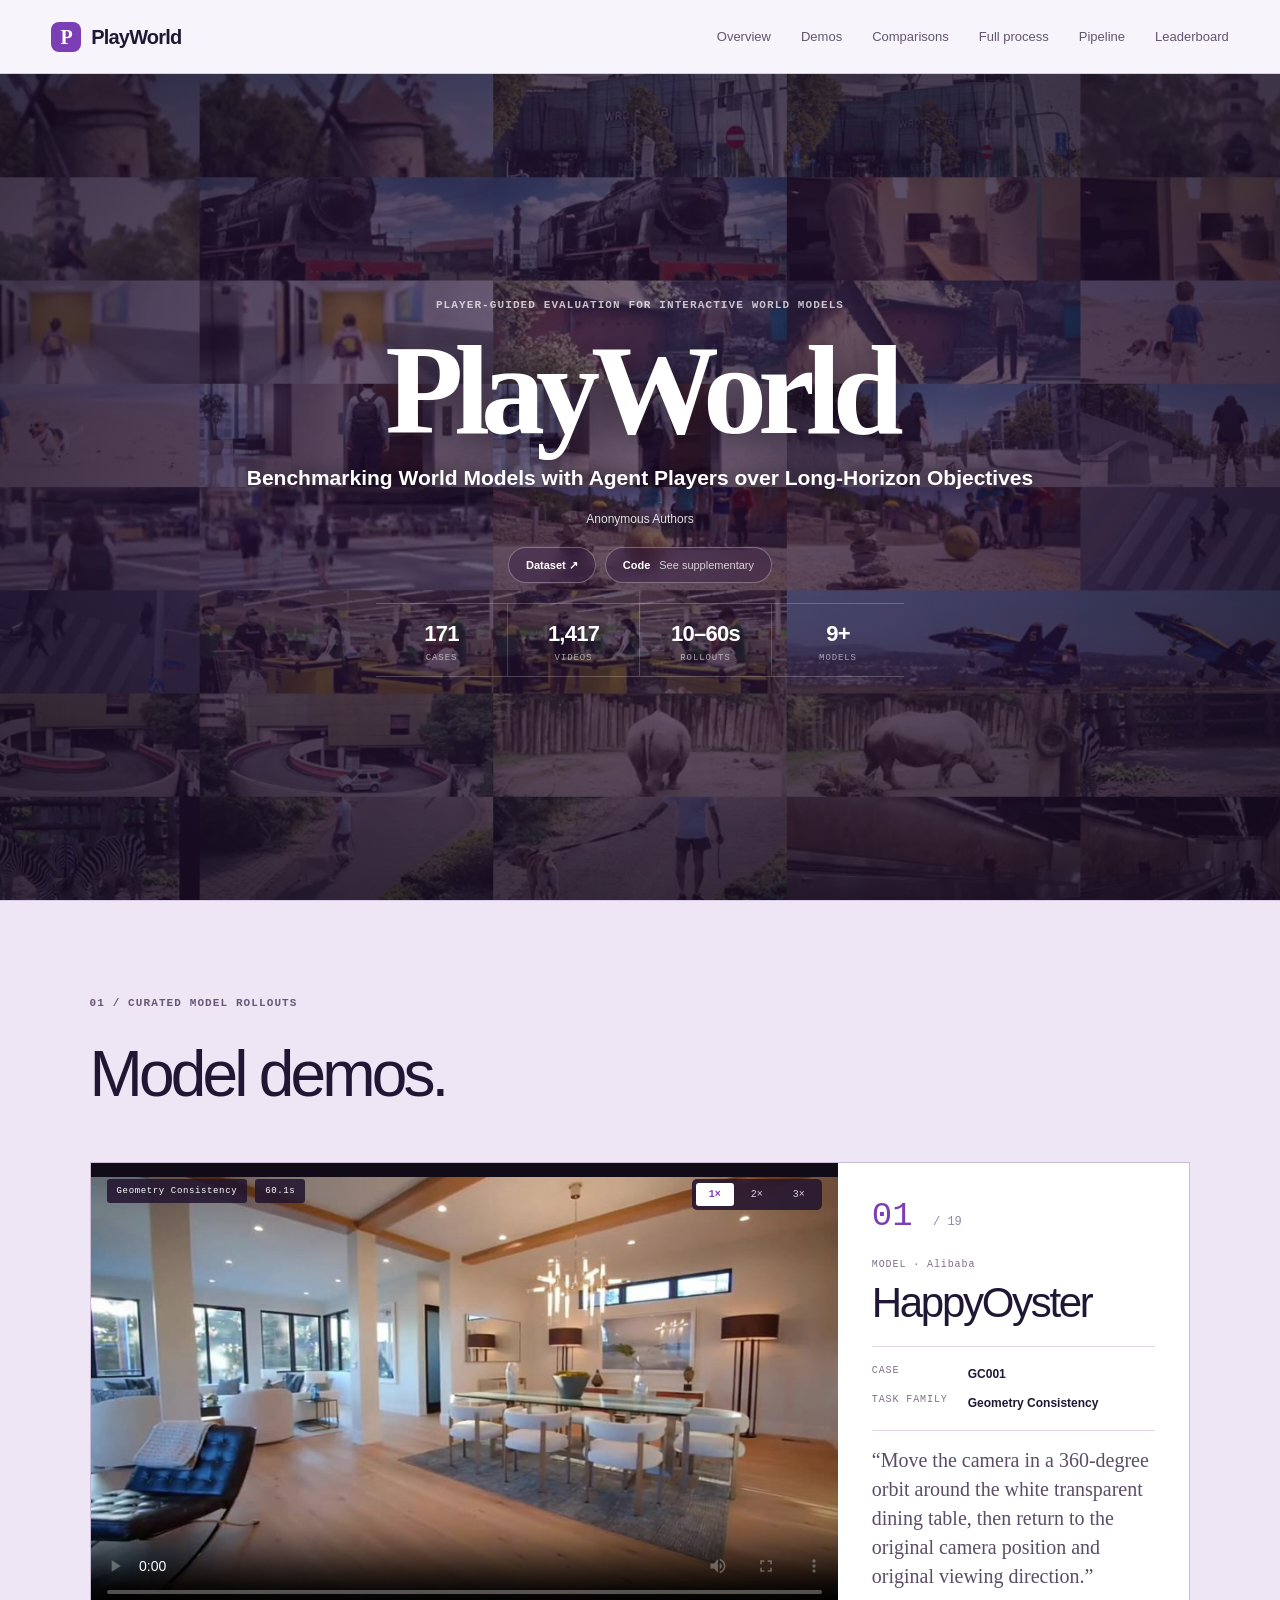
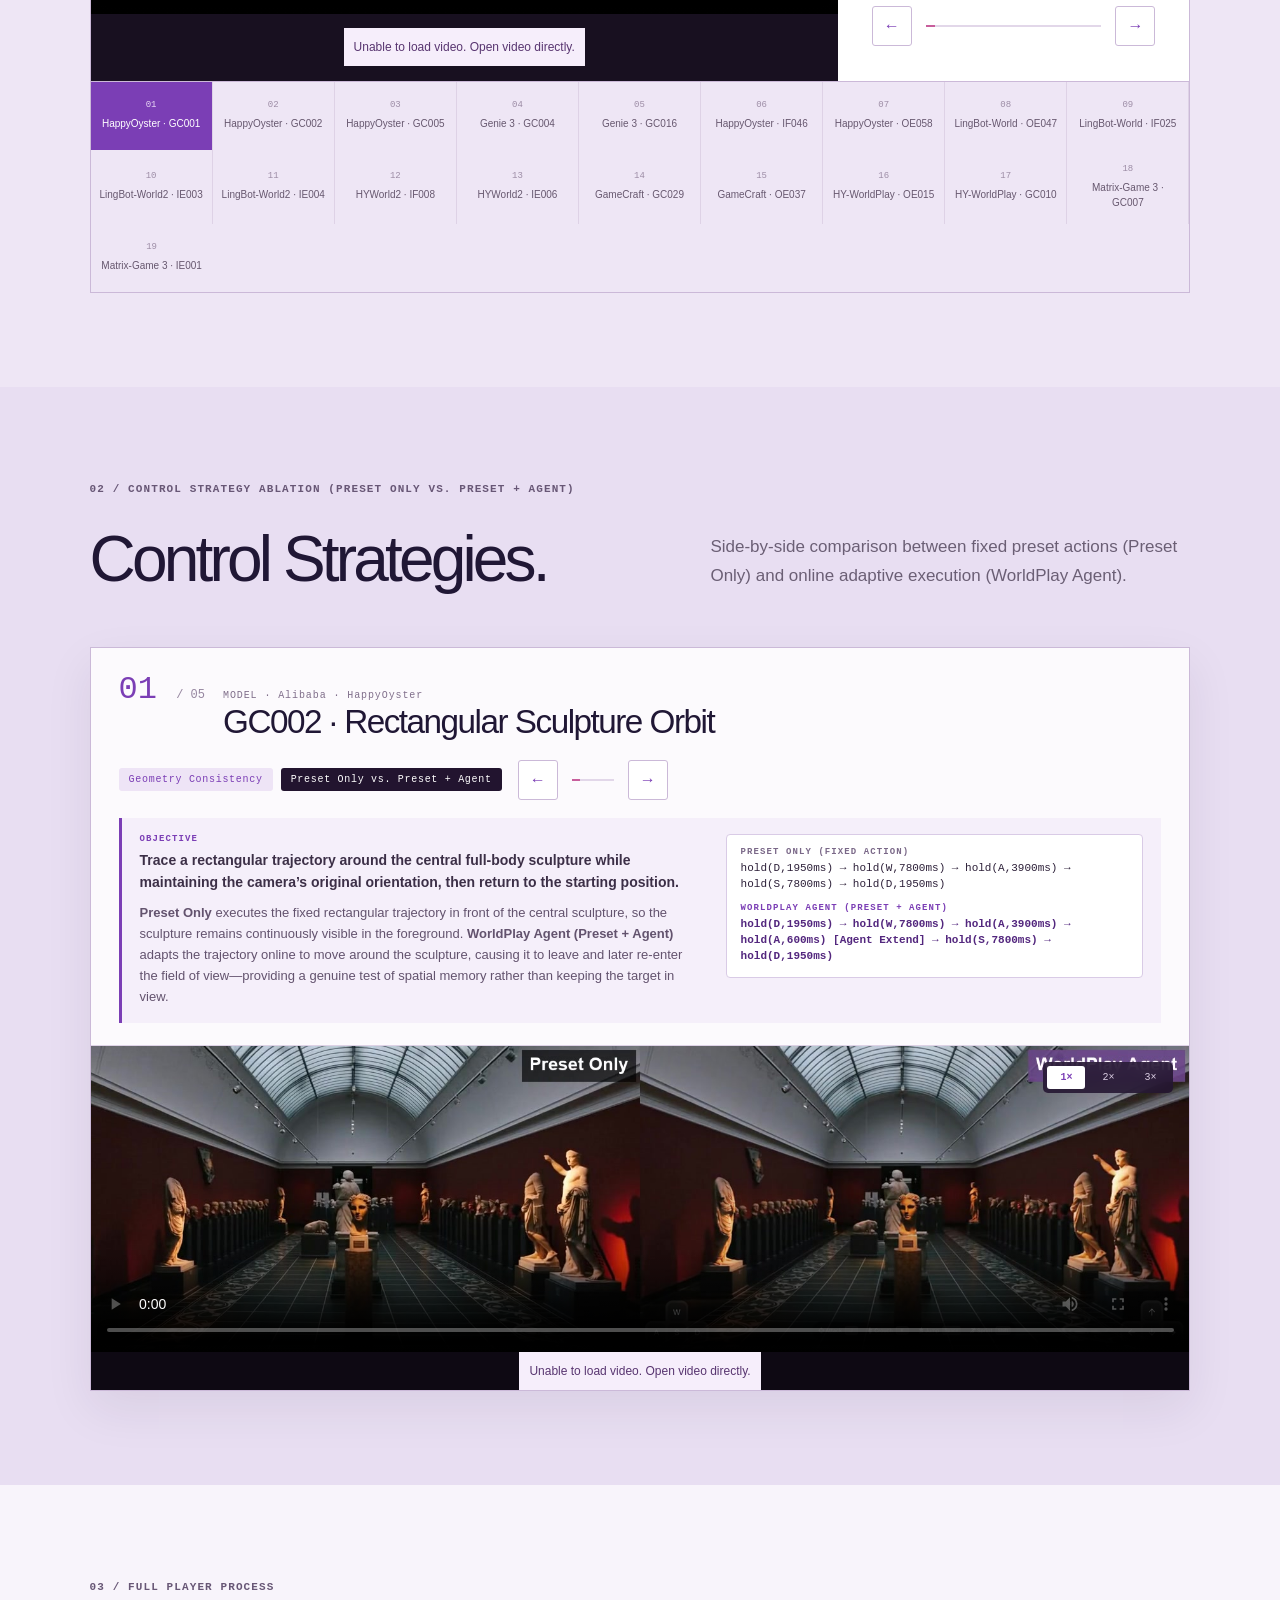
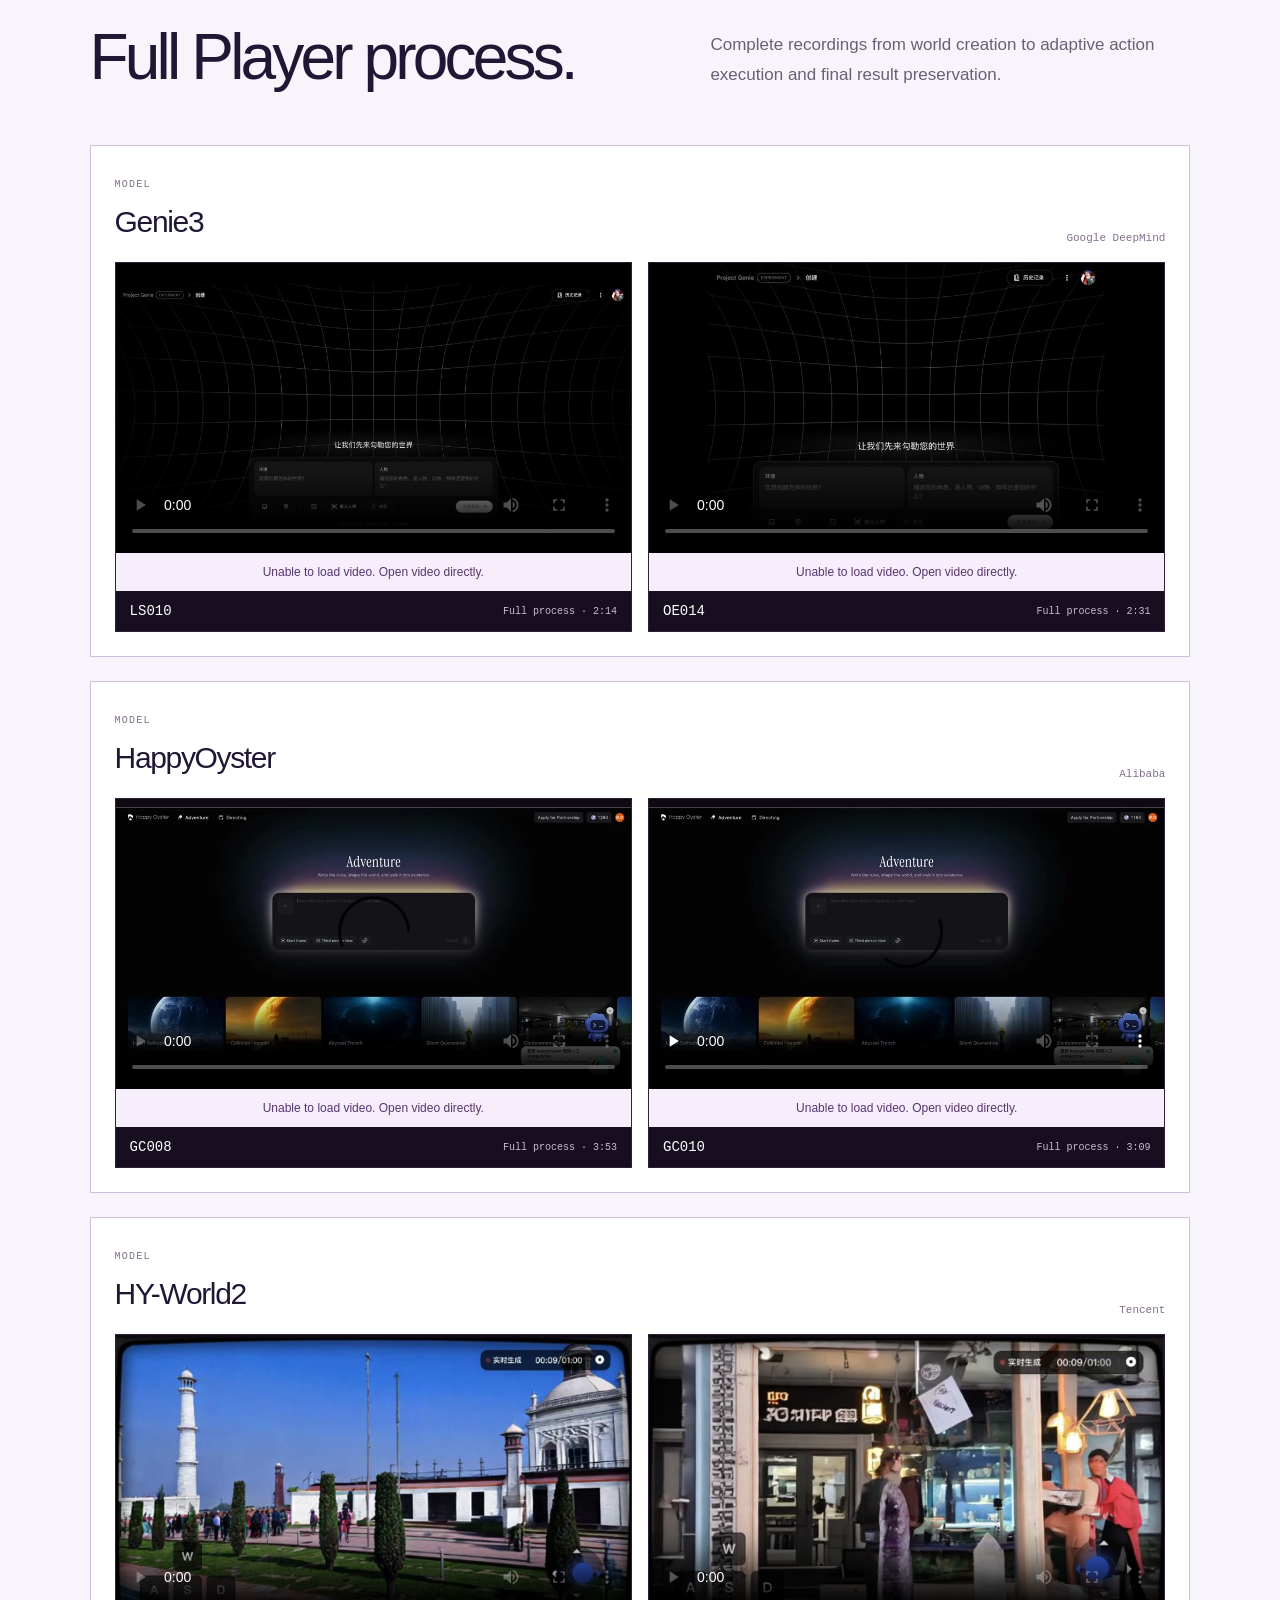
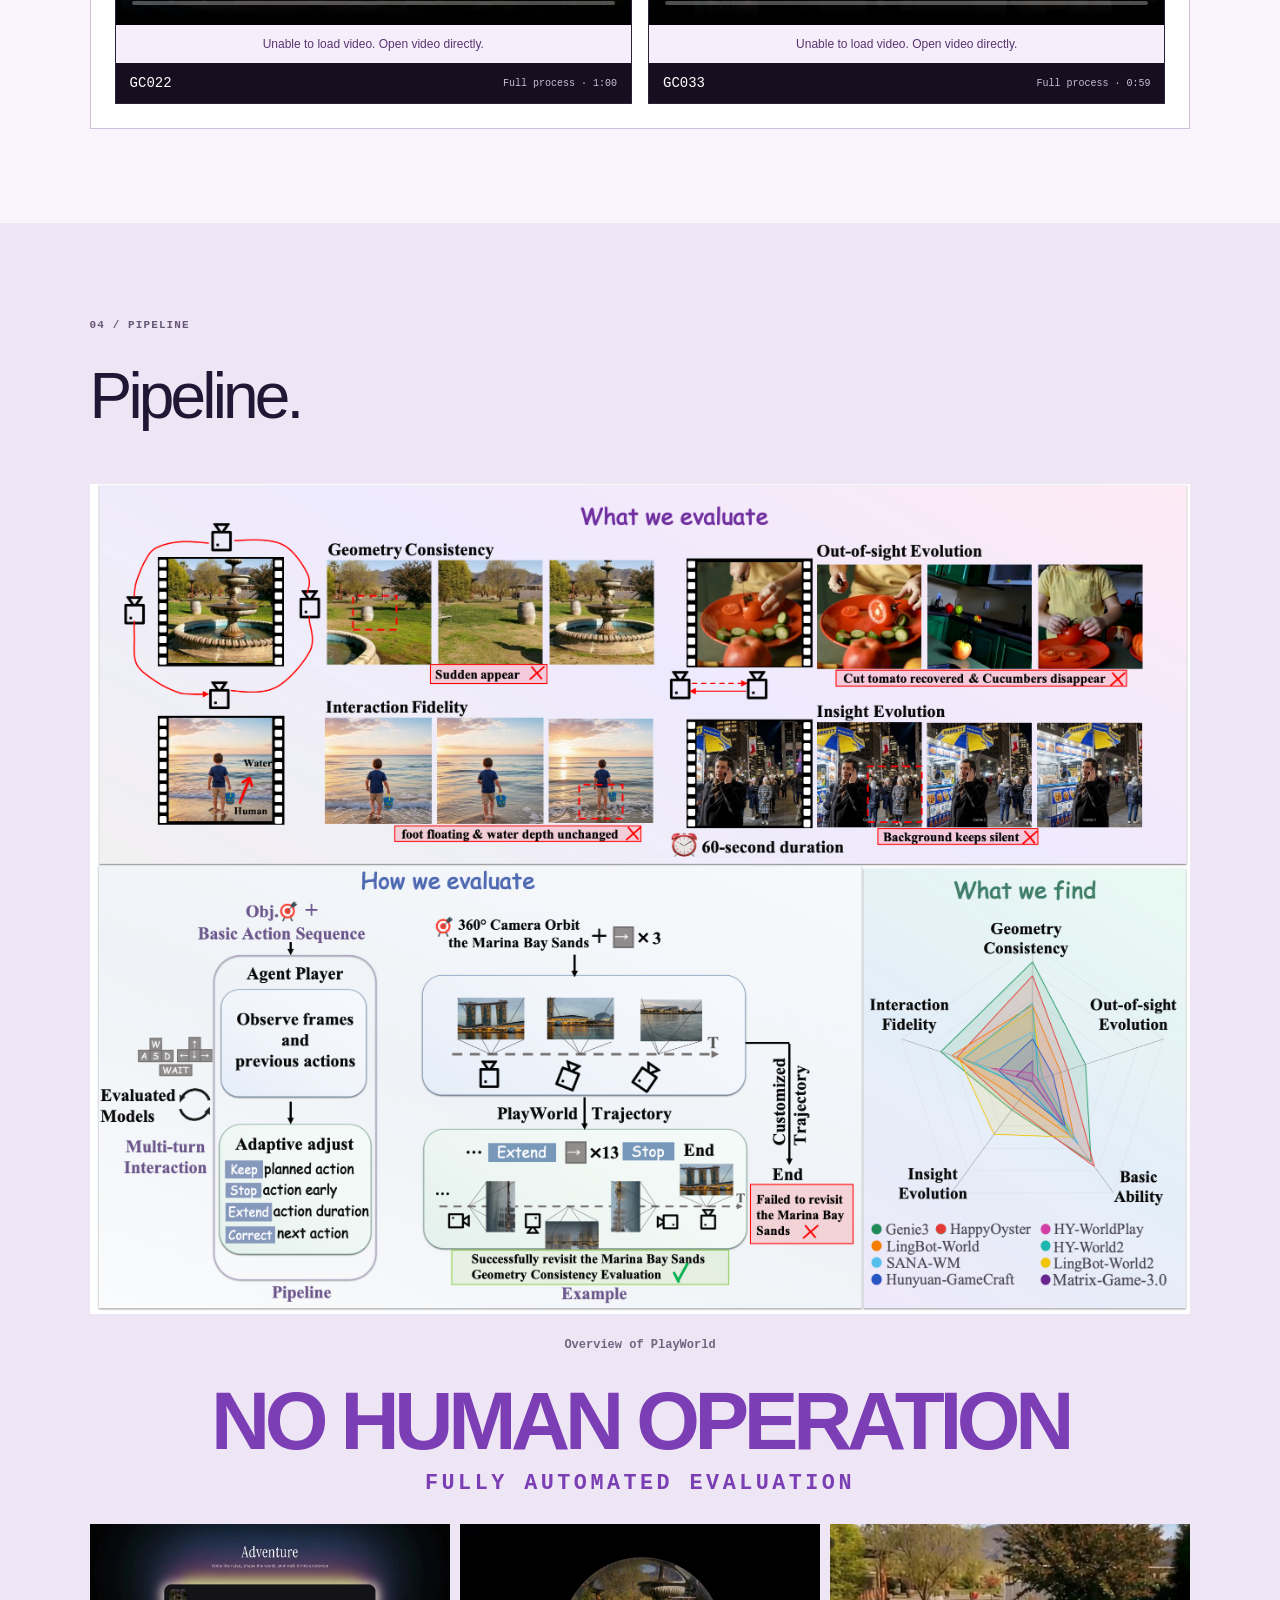
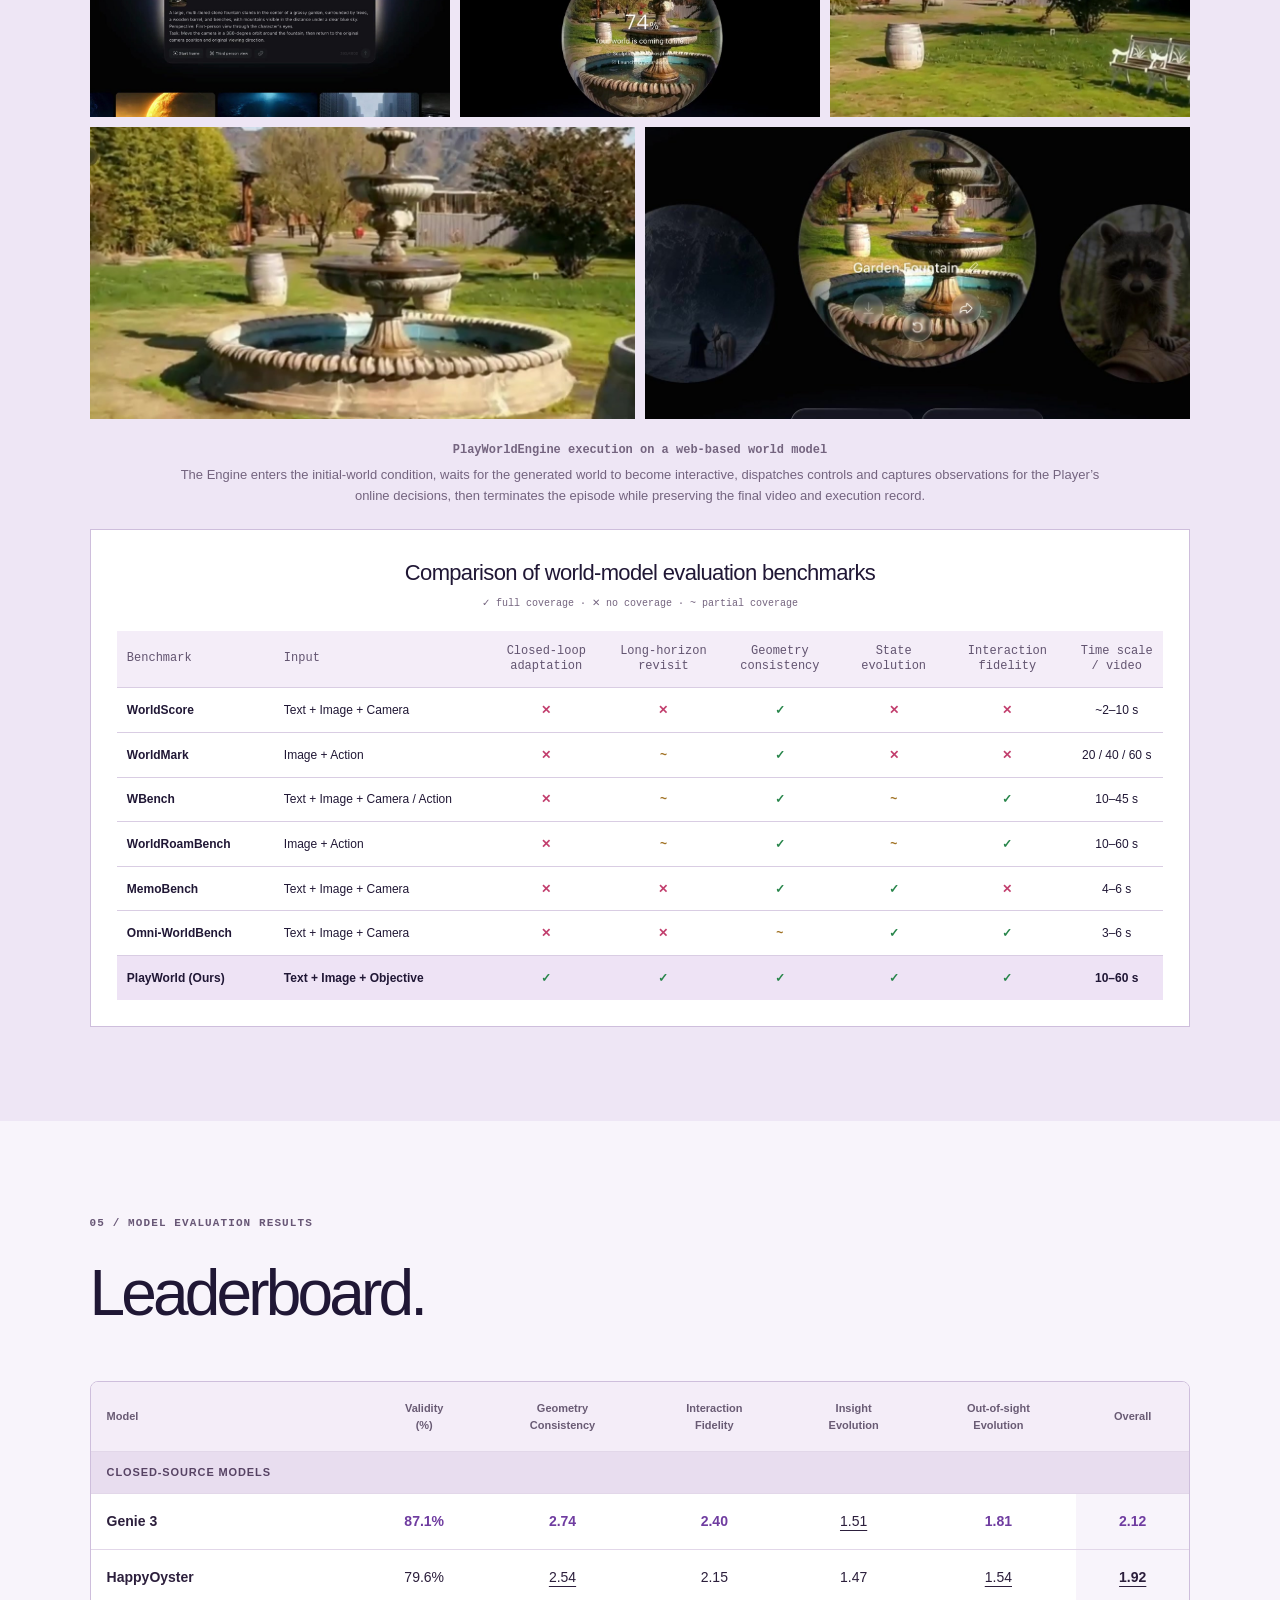
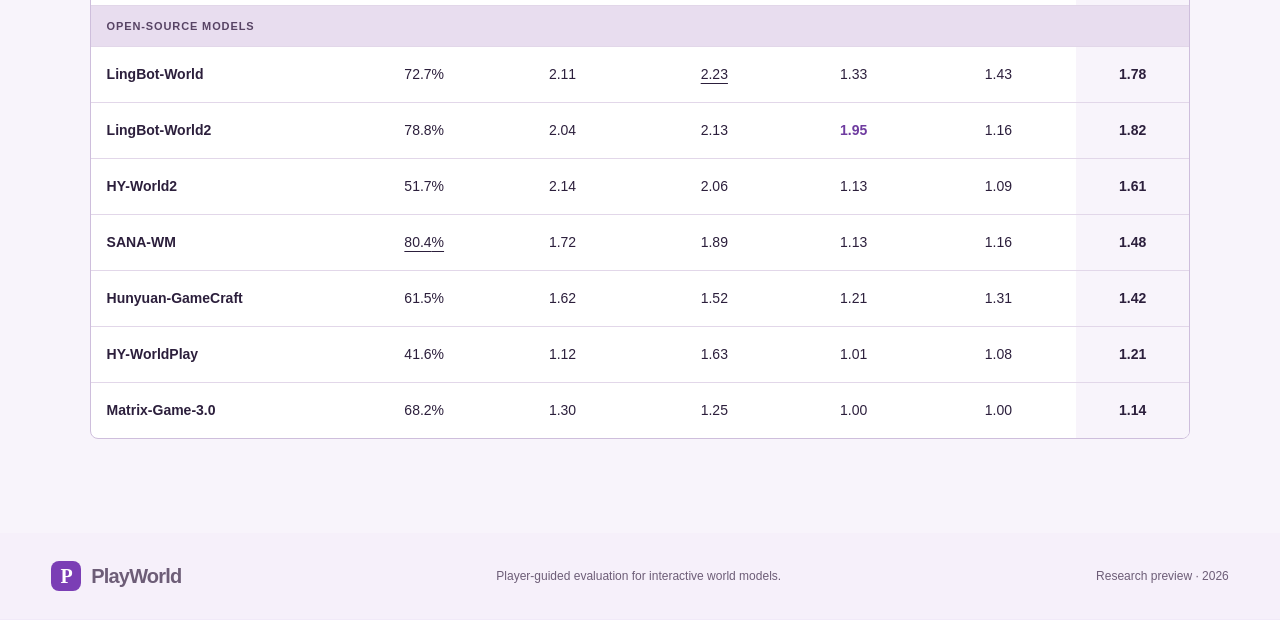
<file: PlayWorld/index.html>
<!doctype html><html lang="en"><head><meta charset="utf-8"><meta name="viewport" content="width=device-width,initial-scale=1"><title>PlayWorld — Player-Guided Evaluation for Interactive World Models</title><meta name="description" content="PlayWorld evaluates Geometry Consistency, Interaction Fidelity, Insight Evolution, and Out-of-sight Evolution across long-horizon interactive world-model rollouts."><link rel="icon" href="/project/PlayWorld/favicon.svg"><style>@layer theme{@theme default{--font-sans: ui-sans-serif, system-ui, sans-serif, "Apple Color Emoji", "Segoe UI Emoji", "Segoe UI Symbol", "Noto Color Emoji"; --font-serif: ui-serif, Georgia, Cambria, "Times New Roman", Times, serif; --font-mono: ui-monospace, SFMono-Regular, Menlo, Monaco, Consolas, "Liberation Mono", "Courier New", monospace; --color-red-50: oklch(97.1% .013 17.38); --color-red-100: oklch(93.6% .032 17.717); --color-red-200: oklch(88.5% .062 18.334); --color-red-300: oklch(80.8% .114 19.571); --color-red-400: oklch(70.4% .191 22.216); --color-red-500: oklch(63.7% .237 25.331); --color-red-600: oklch(57.7% .245 27.325); --color-red-700: oklch(50.5% .213 27.518); --color-red-800: oklch(44.4% .177 26.899); --color-red-900: oklch(39.6% .141 25.723); --color-red-950: oklch(25.8% .092 26.042); --color-orange-50: oklch(98% .016 73.684); --color-orange-100: oklch(95.4% .038 75.164); --color-orange-200: oklch(90.1% .076 70.697); --color-orange-300: oklch(83.7% .128 66.29); --color-orange-400: oklch(75% .183 55.934); --color-orange-500: oklch(70.5% .213 47.604); --color-orange-600: oklch(64.6% .222 41.116); --color-orange-700: oklch(55.3% .195 38.402); --color-orange-800: oklch(47% .157 37.304); --color-orange-900: oklch(40.8% .123 38.172); --color-orange-950: oklch(26.6% .079 36.259); --color-amber-50: oklch(98.7% .022 95.277); --color-amber-100: oklch(96.2% .059 95.617); --color-amber-200: oklch(92.4% .12 95.746); --color-amber-300: oklch(87.9% .169 91.605); --color-amber-400: oklch(82.8% .189 84.429); --color-amber-500: oklch(76.9% .188 70.08); --color-amber-600: oklch(66.6% .179 58.318); --color-amber-700: oklch(55.5% .163 48.998); --color-amber-800: oklch(47.3% .137 46.201); --color-amber-900: oklch(41.4% .112 45.904); --color-amber-950: oklch(27.9% .077 45.635); --color-yellow-50: oklch(98.7% .026 102.212); --color-yellow-100: oklch(97.3% .071 103.193); --color-yellow-200: oklch(94.5% .129 101.54); --color-yellow-300: oklch(90.5% .182 98.111); --color-yellow-400: oklch(85.2% .199 91.936); --color-yellow-500: oklch(79.5% .184 86.047); --color-yellow-600: oklch(68.1% .162 75.834); --color-yellow-700: oklch(55.4% .135 66.442); --color-yellow-800: oklch(47.6% .114 61.907); --color-yellow-900: oklch(42.1% .095 57.708); --color-yellow-950: oklch(28.6% .066 53.813); --color-lime-50: oklch(98.6% .031 120.757); --color-lime-100: oklch(96.7% .067 122.328); --color-lime-200: oklch(93.8% .127 124.321); --color-lime-300: oklch(89.7% .196 126.665); --color-lime-400: oklch(84.1% .238 128.85); --color-lime-500: oklch(76.8% .233 130.85); --color-lime-600: oklch(64.8% .2 131.684); --color-lime-700: oklch(53.2% .157 131.589); --color-lime-800: oklch(45.3% .124 130.933); --color-lime-900: oklch(40.5% .101 131.063); --color-lime-950: oklch(27.4% .072 132.109); --color-green-50: oklch(98.2% .018 155.826); --color-green-100: oklch(96.2% .044 156.743); --color-green-200: oklch(92.5% .084 155.995); --color-green-300: oklch(87.1% .15 154.449); --color-green-400: oklch(79.2% .209 151.711); --color-green-500: oklch(72.3% .219 149.579); --color-green-600: oklch(62.7% .194 149.214); --color-green-700: oklch(52.7% .154 150.069); --color-green-800: oklch(44.8% .119 151.328); --color-green-900: oklch(39.3% .095 152.535); --color-green-950: oklch(26.6% .065 152.934); --color-emerald-50: oklch(97.9% .021 166.113); --color-emerald-100: oklch(95% .052 163.051); --color-emerald-200: oklch(90.5% .093 164.15); --color-emerald-300: oklch(84.5% .143 164.978); --color-emerald-400: oklch(76.5% .177 163.223); --color-emerald-500: oklch(69.6% .17 162.48); --color-emerald-600: oklch(59.6% .145 163.225); --color-emerald-700: oklch(50.8% .118 165.612); --color-emerald-800: oklch(43.2% .095 166.913); --color-emerald-900: oklch(37.8% .077 168.94); --color-emerald-950: oklch(26.2% .051 172.552); --color-teal-50: oklch(98.4% .014 180.72); --color-teal-100: oklch(95.3% .051 180.801); --color-teal-200: oklch(91% .096 180.426); --color-teal-300: oklch(85.5% .138 181.071); --color-teal-400: oklch(77.7% .152 181.912); --color-teal-500: oklch(70.4% .14 182.503); --color-teal-600: oklch(60% .118 184.704); --color-teal-700: oklch(51.1% .096 186.391); --color-teal-800: oklch(43.7% .078 188.216); --color-teal-900: oklch(38.6% .063 188.416); --color-teal-950: oklch(27.7% .046 192.524); --color-cyan-50: oklch(98.4% .019 200.873); --color-cyan-100: oklch(95.6% .045 203.388); --color-cyan-200: oklch(91.7% .08 205.041); --color-cyan-300: oklch(86.5% .127 207.078); --color-cyan-400: oklch(78.9% .154 211.53); --color-cyan-500: oklch(71.5% .143 215.221); --color-cyan-600: oklch(60.9% .126 221.723); --color-cyan-700: oklch(52% .105 223.128); --color-cyan-800: oklch(45% .085 224.283); --color-cyan-900: oklch(39.8% .07 227.392); --color-cyan-950: oklch(30.2% .056 229.695); --color-sky-50: oklch(97.7% .013 236.62); --color-sky-100: oklch(95.1% .026 236.824); --color-sky-200: oklch(90.1% .058 230.902); --color-sky-300: oklch(82.8% .111 230.318); --color-sky-400: oklch(74.6% .16 232.661); --color-sky-500: oklch(68.5% .169 237.323); --color-sky-600: oklch(58.8% .158 241.966); --color-sky-700: oklch(50% .134 242.749); --color-sky-800: oklch(44.3% .11 240.79); --color-sky-900: oklch(39.1% .09 240.876); --color-sky-950: oklch(29.3% .066 243.157); --color-blue-50: oklch(97% .014 254.604); --color-blue-100: oklch(93.2% .032 255.585); --color-blue-200: oklch(88.2% .059 254.128); --color-blue-300: oklch(80.9% .105 251.813); --color-blue-400: oklch(70.7% .165 254.624); --color-blue-500: oklch(62.3% .214 259.815); --color-blue-600: oklch(54.6% .245 262.881); --color-blue-700: oklch(48.8% .243 264.376); --color-blue-800: oklch(42.4% .199 265.638); --color-blue-900: oklch(37.9% .146 265.522); --color-blue-950: oklch(28.2% .091 267.935); --color-indigo-50: oklch(96.2% .018 272.314); --color-indigo-100: oklch(93% .034 272.788); --color-indigo-200: oklch(87% .065 274.039); --color-indigo-300: oklch(78.5% .115 274.713); --color-indigo-400: oklch(67.3% .182 276.935); --color-indigo-500: oklch(58.5% .233 277.117); --color-indigo-600: oklch(51.1% .262 276.966); --color-indigo-700: oklch(45.7% .24 277.023); --color-indigo-800: oklch(39.8% .195 277.366); --color-indigo-900: oklch(35.9% .144 278.697); --color-indigo-950: oklch(25.7% .09 281.288); --color-violet-50: oklch(96.9% .016 293.756); --color-violet-100: oklch(94.3% .029 294.588); --color-violet-200: oklch(89.4% .057 293.283); --color-violet-300: oklch(81.1% .111 293.571); --color-violet-400: oklch(70.2% .183 293.541); --color-violet-500: oklch(60.6% .25 292.717); --color-violet-600: oklch(54.1% .281 293.009); --color-violet-700: oklch(49.1% .27 292.581); --color-violet-800: oklch(43.2% .232 292.759); --color-violet-900: oklch(38% .189 293.745); --color-violet-950: oklch(28.3% .141 291.089); --color-purple-50: oklch(97.7% .014 308.299); --color-purple-100: oklch(94.6% .033 307.174); --color-purple-200: oklch(90.2% .063 306.703); --color-purple-300: oklch(82.7% .119 306.383); --color-purple-400: oklch(71.4% .203 305.504); --color-purple-500: oklch(62.7% .265 303.9); --color-purple-600: oklch(55.8% .288 302.321); --color-purple-700: oklch(49.6% .265 301.924); --color-purple-800: oklch(43.8% .218 303.724); --color-purple-900: oklch(38.1% .176 304.987); --color-purple-950: oklch(29.1% .149 302.717); --color-fuchsia-50: oklch(97.7% .017 320.058); --color-fuchsia-100: oklch(95.2% .037 318.852); --color-fuchsia-200: oklch(90.3% .076 319.62); --color-fuchsia-300: oklch(83.3% .145 321.434); --color-fuchsia-400: oklch(74% .238 322.16); --color-fuchsia-500: oklch(66.7% .295 322.15); --color-fuchsia-600: oklch(59.1% .293 322.896); --color-fuchsia-700: oklch(51.8% .253 323.949); --color-fuchsia-800: oklch(45.2% .211 324.591); --color-fuchsia-900: oklch(40.1% .17 325.612); --color-fuchsia-950: oklch(29.3% .136 325.661); --color-pink-50: oklch(97.1% .014 343.198); --color-pink-100: oklch(94.8% .028 342.258); --color-pink-200: oklch(89.9% .061 343.231); --color-pink-300: oklch(82.3% .12 346.018); --color-pink-400: oklch(71.8% .202 349.761); --color-pink-500: oklch(65.6% .241 354.308); --color-pink-600: oklch(59.2% .249 .584); --color-pink-700: oklch(52.5% .223 3.958); --color-pink-800: oklch(45.9% .187 3.815); --color-pink-900: oklch(40.8% .153 2.432); --color-pink-950: oklch(28.4% .109 3.907); --color-rose-50: oklch(96.9% .015 12.422); --color-rose-100: oklch(94.1% .03 12.58); --color-rose-200: oklch(89.2% .058 10.001); --color-rose-300: oklch(81% .117 11.638); --color-rose-400: oklch(71.2% .194 13.428); --color-rose-500: oklch(64.5% .246 16.439); --color-rose-600: oklch(58.6% .253 17.585); --color-rose-700: oklch(51.4% .222 16.935); --color-rose-800: oklch(45.5% .188 13.697); --color-rose-900: oklch(41% .159 10.272); --color-rose-950: oklch(27.1% .105 12.094); --color-slate-50: oklch(98.4% .003 247.858); --color-slate-100: oklch(96.8% .007 247.896); --color-slate-200: oklch(92.9% .013 255.508); --color-slate-300: oklch(86.9% .022 252.894); --color-slate-400: oklch(70.4% .04 256.788); --color-slate-500: oklch(55.4% .046 257.417); --color-slate-600: oklch(44.6% .043 257.281); --color-slate-700: oklch(37.2% .044 257.287); --color-slate-800: oklch(27.9% .041 260.031); --color-slate-900: oklch(20.8% .042 265.755); --color-slate-950: oklch(12.9% .042 264.695); --color-gray-50: oklch(98.5% .002 247.839); --color-gray-100: oklch(96.7% .003 264.542); --color-gray-200: oklch(92.8% .006 264.531); --color-gray-300: oklch(87.2% .01 258.338); --color-gray-400: oklch(70.7% .022 261.325); --color-gray-500: oklch(55.1% .027 264.364); --color-gray-600: oklch(44.6% .03 256.802); --color-gray-700: oklch(37.3% .034 259.733); --color-gray-800: oklch(27.8% .033 256.848); --color-gray-900: oklch(21% .034 264.665); --color-gray-950: oklch(13% .028 261.692); --color-zinc-50: oklch(98.5% 0 0); --color-zinc-100: oklch(96.7% .001 286.375); --color-zinc-200: oklch(92% .004 286.32); --color-zinc-300: oklch(87.1% .006 286.286); --color-zinc-400: oklch(70.5% .015 286.067); --color-zinc-500: oklch(55.2% .016 285.938); --color-zinc-600: oklch(44.2% .017 285.786); --color-zinc-700: oklch(37% .013 285.805); --color-zinc-800: oklch(27.4% .006 286.033); --color-zinc-900: oklch(21% .006 285.885); --color-zinc-950: oklch(14.1% .005 285.823); --color-neutral-50: oklch(98.5% 0 0); --color-neutral-100: oklch(97% 0 0); --color-neutral-200: oklch(92.2% 0 0); --color-neutral-300: oklch(87% 0 0); --color-neutral-400: oklch(70.8% 0 0); --color-neutral-500: oklch(55.6% 0 0); --color-neutral-600: oklch(43.9% 0 0); --color-neutral-700: oklch(37.1% 0 0); --color-neutral-800: oklch(26.9% 0 0); --color-neutral-900: oklch(20.5% 0 0); --color-neutral-950: oklch(14.5% 0 0); --color-stone-50: oklch(98.5% .001 106.423); --color-stone-100: oklch(97% .001 106.424); --color-stone-200: oklch(92.3% .003 48.717); --color-stone-300: oklch(86.9% .005 56.366); --color-stone-400: oklch(70.9% .01 56.259); --color-stone-500: oklch(55.3% .013 58.071); --color-stone-600: oklch(44.4% .011 73.639); --color-stone-700: oklch(37.4% .01 67.558); --color-stone-800: oklch(26.8% .007 34.298); --color-stone-900: oklch(21.6% .006 56.043); --color-stone-950: oklch(14.7% .004 49.25); --color-mauve-50: oklch(98.5% 0 0); --color-mauve-100: oklch(96% .003 325.6); --color-mauve-200: oklch(92.2% .005 325.62); --color-mauve-300: oklch(86.5% .012 325.68); --color-mauve-400: oklch(71.1% .019 323.02); --color-mauve-500: oklch(54.2% .034 322.5); --color-mauve-600: oklch(43.5% .029 321.78); --color-mauve-700: oklch(36.4% .029 323.89); --color-mauve-800: oklch(26.3% .024 320.12); --color-mauve-900: oklch(21.2% .019 322.12); --color-mauve-950: oklch(14.5% .008 326); --color-olive-50: oklch(98.8% .003 106.5); --color-olive-100: oklch(96.6% .005 106.5); --color-olive-200: oklch(93% .007 106.5); --color-olive-300: oklch(88% .011 106.6); --color-olive-400: oklch(73.7% .021 106.9); --color-olive-500: oklch(58% .031 107.3); --color-olive-600: oklch(46.6% .025 107.3); --color-olive-700: oklch(39.4% .023 107.4); --color-olive-800: oklch(28.6% .016 107.4); --color-olive-900: oklch(22.8% .013 107.4); --color-olive-950: oklch(15.3% .006 107.1); --color-mist-50: oklch(98.7% .002 197.1); --color-mist-100: oklch(96.3% .002 197.1); --color-mist-200: oklch(92.5% .005 214.3); --color-mist-300: oklch(87.2% .007 219.6); --color-mist-400: oklch(72.3% .014 214.4); --color-mist-500: oklch(56% .021 213.5); --color-mist-600: oklch(45% .017 213.2); --color-mist-700: oklch(37.8% .015 216); --color-mist-800: oklch(27.5% .011 216.9); --color-mist-900: oklch(21.8% .008 223.9); --color-mist-950: oklch(14.8% .004 228.8); --color-taupe-50: oklch(98.6% .002 67.8); --color-taupe-100: oklch(96% .002 17.2); --color-taupe-200: oklch(92.2% .005 34.3); --color-taupe-300: oklch(86.8% .007 39.5); --color-taupe-400: oklch(71.4% .014 41.2); --color-taupe-500: oklch(54.7% .021 43.1); --color-taupe-600: oklch(43.8% .017 39.3); --color-taupe-700: oklch(36.7% .016 35.7); --color-taupe-800: oklch(26.8% .011 36.5); --color-taupe-900: oklch(21.4% .009 43.1); --color-taupe-950: oklch(14.7% .004 49.3); --color-black: #000; --color-white: #fff; --spacing: .25rem; --breakpoint-sm: 40rem; --breakpoint-md: 48rem; --breakpoint-lg: 64rem; --breakpoint-xl: 80rem; --breakpoint-2xl: 96rem; --container-3xs: 16rem; --container-2xs: 18rem; --container-xs: 20rem; --container-sm: 24rem; --container-md: 28rem; --container-lg: 32rem; --container-xl: 36rem; --container-2xl: 42rem; --container-3xl: 48rem; --container-4xl: 56rem; --container-5xl: 64rem; --container-6xl: 72rem; --container-7xl: 80rem; --text-xs: .75rem; --text-xs--line-height: calc(1 / .75); --text-sm: .875rem; --text-sm--line-height: calc(1.25 / .875); --text-base: 1rem; --text-base--line-height: calc(1.5 / 1); --text-lg: 1.125rem; --text-lg--line-height: calc(1.75 / 1.125); --text-xl: 1.25rem; --text-xl--line-height: calc(1.75 / 1.25); --text-2xl: 1.5rem; --text-2xl--line-height: calc(2 / 1.5); --text-3xl: 1.875rem; --text-3xl--line-height: calc(2.25 / 1.875); --text-4xl: 2.25rem; --text-4xl--line-height: calc(2.5 / 2.25); --text-5xl: 3rem; --text-5xl--line-height: 1; --text-6xl: 3.75rem; --text-6xl--line-height: 1; --text-7xl: 4.5rem; --text-7xl--line-height: 1; --text-8xl: 6rem; --text-8xl--line-height: 1; --text-9xl: 8rem; --text-9xl--line-height: 1; --font-weight-thin: 100; --font-weight-extralight: 200; --font-weight-light: 300; --font-weight-normal: 400; --font-weight-medium: 500; --font-weight-semibold: 600; --font-weight-bold: 700; --font-weight-extrabold: 800; --font-weight-black: 900; --tracking-tighter: -.05em; --tracking-tight: -.025em; --tracking-normal: 0em; --tracking-wide: .025em; --tracking-wider: .05em; --tracking-widest: .1em; --leading-tight: 1.25; --leading-snug: 1.375; --leading-normal: 1.5; --leading-relaxed: 1.625; --leading-loose: 2; --radius-xs: .125rem; --radius-sm: .25rem; --radius-md: .375rem; --radius-lg: .5rem; --radius-xl: .75rem; --radius-2xl: 1rem; --radius-3xl: 1.5rem; --radius-4xl: 2rem; --shadow-2xs: 0 1px #0000000d; --shadow-xs: 0 1px 2px 0 #0000000d; --shadow-sm: 0 1px 3px 0 #0000001a, 0 1px 2px -1px #0000001a; --shadow-md: 0 4px 6px -1px #0000001a, 0 2px 4px -2px #0000001a; --shadow-lg: 0 10px 15px -3px #0000001a, 0 4px 6px -4px #0000001a; --shadow-xl: 0 20px 25px -5px #0000001a, 0 8px 10px -6px #0000001a; --shadow-2xl: 0 25px 50px -12px #00000040; --inset-shadow-2xs: inset 0 1px #0000000d; --inset-shadow-xs: inset 0 1px 1px #0000000d; --inset-shadow-sm: inset 0 2px 4px #0000000d; --drop-shadow-xs: 0 1px 1px #0000000d; --drop-shadow-sm: 0 1px 2px #00000026; --drop-shadow-md: 0 3px 3px #0000001f; --drop-shadow-lg: 0 4px 4px #00000026; --drop-shadow-xl: 0 9px 7px #0000001a; --drop-shadow-2xl: 0 25px 25px #00000026; --text-shadow-2xs: 0px 1px 0px #00000026; --text-shadow-xs: 0px 1px 1px #0003; --text-shadow-sm: 0px 1px 0px #00000013, 0px 1px 1px #00000013, 0px 2px 2px #00000013; --text-shadow-md: 0px 1px 1px #0000001a, 0px 1px 2px #0000001a, 0px 2px 4px #0000001a; --text-shadow-lg: 0px 1px 2px #0000001a, 0px 3px 2px #0000001a, 0px 4px 8px #0000001a; --ease-in: cubic-bezier(.4, 0, 1, 1); --ease-out: cubic-bezier(0, 0, .2, 1); --ease-in-out: cubic-bezier(.4, 0, .2, 1); --animate-spin: spin 1s linear infinite; --animate-ping: ping 1s cubic-bezier(0, 0, .2, 1) infinite; --animate-pulse: pulse 2s cubic-bezier(.4, 0, .6, 1) infinite; --animate-bounce: bounce 1s infinite; @keyframes spin { to { transform: rotate(360deg); } } @keyframes ping { 75%, 100% { transform: scale(2); opacity: 0; } } @keyframes pulse { 50% { opacity: .5; } } @keyframes bounce { 0%, 100% { transform: translateY(-25%); animation-timing-function: cubic-bezier(.8, 0, 1, 1); } 50% { transform: none; animation-timing-function: cubic-bezier(0, 0, .2, 1); } } --blur-xs: 4px; --blur-sm: 8px; --blur-md: 12px; --blur-lg: 16px; --blur-xl: 24px; --blur-2xl: 40px; --blur-3xl: 64px; --perspective-dramatic: 100px; --perspective-near: 300px; --perspective-normal: 500px; --perspective-midrange: 800px; --perspective-distant: 1200px; --aspect-video: 16 / 9; --default-transition-duration: .15s; --default-transition-timing-function: cubic-bezier(.4, 0, .2, 1); --default-font-family: --theme(--font-sans, initial); --default-font-feature-settings: --theme(--font-sans--font-feature-settings, initial); --default-font-variation-settings: --theme(--font-sans--font-variation-settings, initial); --default-mono-font-family: --theme(--font-mono, initial); --default-mono-font-feature-settings: --theme(--font-mono--font-feature-settings, initial); --default-mono-font-variation-settings: --theme(--font-mono--font-variation-settings, initial);}@theme default inline reference{--blur: 8px; --shadow: 0 1px 3px 0 #0000001a, 0 1px 2px -1px #0000001a; --shadow-inner: inset 0 2px 4px 0 #0000000d; --drop-shadow: 0 1px 2px #0000001a, 0 1px 1px #0000000f; --radius: .25rem; --max-width-prose: 65ch;}}@layer base{*,:after,:before,::backdrop{box-sizing:border-box;border:0 solid;margin:0;padding:0}::file-selector-button{box-sizing:border-box;border:0 solid;margin:0;padding:0}html,:host{-webkit-text-size-adjust:100%;tab-size:4;line-height:1.5;font-family:--theme(--default-font-family, ui-sans-serif, system-ui, sans-serif, "Apple Color Emoji", "Segoe UI Emoji", "Segoe UI Symbol", "Noto Color Emoji");font-feature-settings:--theme(--default-font-feature-settings, normal);font-variation-settings:--theme(--default-font-variation-settings, normal);-webkit-tap-highlight-color:transparent}hr{height:0;color:inherit;border-top-width:1px}abbr:where([title]){-webkit-text-decoration:underline dotted;text-decoration:underline dotted}h1,h2,h3,h4,h5,h6{font-size:inherit;font-weight:inherit}a{color:inherit;-webkit-text-decoration:inherit;-webkit-text-decoration:inherit;text-decoration:inherit}b,strong{font-weight:bolder}code,kbd,samp,pre{font-family:--theme(--default-mono-font-family, ui-monospace, SFMono-Regular, Menlo, Monaco, Consolas, "Liberation Mono", "Courier New", monospace);font-feature-settings:--theme(--default-mono-font-feature-settings, normal);font-variation-settings:--theme(--default-mono-font-variation-settings, normal);font-size:1em}small{font-size:80%}sub,sup{vertical-align:baseline;font-size:75%;line-height:0;position:relative}sub{bottom:-.25em}sup{top:-.5em}table{text-indent:0;border-color:inherit;border-collapse:collapse}:-moz-focusring{outline:auto}progress{vertical-align:baseline}summary{display:list-item}ol,ul,menu{list-style:none}img,svg,video,canvas,audio,iframe,embed,object{vertical-align:middle;display:block}img,video{max-width:100%;height:auto}button,input,select,optgroup,textarea{font:inherit;font-feature-settings:inherit;font-variation-settings:inherit;letter-spacing:inherit;color:inherit;opacity:1;background-color:#0000;border-radius:0}::file-selector-button{font:inherit;font-feature-settings:inherit;font-variation-settings:inherit;letter-spacing:inherit;color:inherit;opacity:1;background-color:#0000;border-radius:0}:where(select:is([multiple],[size])) optgroup{font-weight:bolder}:where(select:is([multiple],[size])) optgroup option{padding-inline-start:20px}::file-selector-button{margin-inline-end:4px}::placeholder{opacity:1}@supports (not ((-webkit-appearance:-apple-pay-button))) or (contain-intrinsic-size:1px){::placeholder{color:color-mix(in oklab, currentcolor 50%, transparent)}}textarea{resize:vertical}::-webkit-search-decoration{-webkit-appearance:none}::-webkit-date-and-time-value{min-height:1lh;text-align:inherit}::-webkit-datetime-edit{display:inline-flex}::-webkit-datetime-edit-fields-wrapper{padding:0}::-webkit-datetime-edit{padding-block:0}::-webkit-datetime-edit-year-field{padding-block:0}::-webkit-datetime-edit-month-field{padding-block:0}::-webkit-datetime-edit-day-field{padding-block:0}::-webkit-datetime-edit-hour-field{padding-block:0}::-webkit-datetime-edit-minute-field{padding-block:0}::-webkit-datetime-edit-second-field{padding-block:0}::-webkit-datetime-edit-millisecond-field{padding-block:0}::-webkit-datetime-edit-meridiem-field{padding-block:0}::-webkit-calendar-picker-indicator{line-height:1}:-moz-ui-invalid{box-shadow:none}button,input:where([type=button],[type=reset],[type=submit]){appearance:button}::file-selector-button{appearance:button}::-webkit-inner-spin-button{height:auto}::-webkit-outer-spin-button{height:auto}[hidden]:where(:not([hidden=until-found])){display:none!important}}@layer components;@layer utilities{@tailwind utilities;}:root{--ink:#201735;--muted:#70657f;--paper:#f1eaf8;--line:#d8cbe7;--cyan:#6f91d6;--violet:#7b3eb5;--coral:#c85e9c;--gold:#b48aeb;--dark:#251936;--mono:var(--font-geist-mono)}*{box-sizing:border-box}body{background:var(--paper);color:var(--ink);font-family:var(--font-geist-sans),Arial,sans-serif;margin:0}a{color:inherit;text-decoration:none}button,select{font:inherit}img{max-width:100%;display:block}.nav{z-index:20;border-bottom:1px solid var(--line);background:#f8f4fc;justify-content:space-between;align-items:center;height:74px;padding:0 4vw;display:flex;position:sticky;top:0}.brand{letter-spacing:-.04em;align-items:center;gap:10px;font-size:20px;font-weight:750;display:flex}.brand-mark{background:var(--violet);color:#fff;border-radius:8px;place-items:center;width:30px;height:30px;font-family:Georgia,serif;display:grid}.nav-links{color:#625670;gap:30px;font-size:13px;display:flex}.nav-links a:hover{color:var(--violet)}.nav-cta{background:#fff;border:1px solid #cbb9dc;border-radius:99px;padding:11px 16px;font-size:13px}.nav-cta span{color:var(--coral);margin-left:8px}.hero{border-bottom:1px solid var(--line);background:#f1eaf8;min-height:600px;padding:110px 7vw 0;position:relative}.eyebrow,.section-kicker{font-family:var(--mono);letter-spacing:.1em;color:#685776;font-size:11px;font-weight:650}.hero h1{letter-spacing:-.075em;max-width:1100px;margin:32px 0 26px;font-size:clamp(70px,10vw,140px);line-height:.9}.hero-subtitle{color:#665875;max-width:760px;font-size:20px;line-height:1.55}.hero-actions{gap:12px;margin-top:34px;display:flex}.button{border-radius:4px;padding:14px 20px;font-size:14px;font-weight:650}.button.primary{background:var(--violet);color:#fff}.button.ghost{background:#f8f4fb;border:1px solid #c8b7d8}.metric-row{background:var(--line);border:1px solid var(--line);grid-template-columns:repeat(4,1fr);gap:1px;display:grid;position:absolute;bottom:0;left:7vw;right:7vw}.metric-row div{background:#faf7fc;padding:22px 24px}.metric-row strong{letter-spacing:-.04em;font-size:28px;display:block}.metric-row span{text-transform:uppercase;letter-spacing:.06em;color:#75667f;font-size:11px}.flow{grid-template-columns:1fr auto 1.15fr .6fr auto 1fr auto 1fr;align-items:center;gap:12px;margin-top:70px;display:grid}.flow-node{background:#faf7fc;border:1px solid #cebedc;flex-direction:column;justify-content:space-between;min-height:190px;padding:22px;display:flex}.flow-node.featured{background:var(--violet);color:#fff;border-color:var(--violet)}.flow-node span{font:10px var(--mono);color:#877893}.flow-node b{font-size:18px}.flow-node small{font:10px var(--mono);color:#877893;line-height:1.5}.flow-node.featured small{color:#e8dbf2}.flow-arrow{color:#8f7aa0}.flow-loop{text-align:center;font:10px var(--mono);color:#766581}.flow-loop strong,.flow-loop i,.flow-loop small{display:block}.flow-loop i{color:var(--coral);font-size:26px;font-style:normal}.suite-strip{font:10px var(--mono);letter-spacing:.08em;color:#695777;border-top:1px solid #cbb9d8;border-bottom:1px solid #cbb9d8;justify-content:space-between;gap:20px;margin-top:65px;padding:20px 0;display:flex}.section{padding:120px 7vw}.intro{background:#fbf9fd}.intro-grid{grid-template-columns:1.2fr .8fr;gap:9vw;margin-top:34px;display:grid}.intro h2,.section-head h2{letter-spacing:-.06em;margin:0;font-size:clamp(42px,5vw,76px);line-height:1}.intro-grid p,.section-head p{color:#6b5f75;margin:0 0 18px;font-size:17px;line-height:1.75}.method,.findings{color:#f9f5fc;background:#2a1d38}.section-kicker.light{color:#bba9c8}.section-head{justify-content:space-between;align-items:end;gap:50px;margin:30px 0 56px;display:flex}.section-head p{max-width:480px;margin:0}.light-head p{color:#c5b8ce}.pillar-grid{grid-template-columns:repeat(4,1fr);gap:12px;display:grid}.pillar{background:#2c1f3c;border:1px solid #4a365c;min-height:520px;padding:27px;position:relative}.pillar-number{font:11px var(--mono);color:#a895b5}.pillar-symbol{margin-top:45px;font-size:38px}.pillar.cyan .pillar-symbol{color:#9db7eb}.pillar.coral .pillar-symbol{color:#e598c4}.pillar.violet .pillar-symbol{color:#c5a8e5}.pillar.gold .pillar-symbol{color:#dfcaf3}.pillar h3{letter-spacing:-.05em;margin:16px 0;font-size:32px;line-height:.98}.pillar p{color:#c4b7cc;min-height:70px}.pillar ul{border-top:1px solid #4a365c;border-bottom:1px solid #4a365c;margin:24px 0;padding:20px 0;list-style:none}.pillar li{font:11px var(--mono);color:#ded5e4;padding:8px 0}.pillar li:before{content:"+";color:#a895b5;margin-right:10px}.pillar>b{font:10px var(--mono);letter-spacing:.09em}.engine{background:#eae0f3}.pipeline-figures{gap:22px;display:grid}.pipeline-figures figure{background:#fff;border:1px solid #cebedc;margin:0;padding:16px}.pipeline-figures img{width:100%;height:auto}.pipeline-figures figcaption{font:10px var(--mono);color:#74647f;margin-top:12px}.benchmark-table-block{background:#fff;border:1px solid #cebedc;padding:26px}.benchmark-table-block h3{letter-spacing:-.03em;margin:0;font-size:22px}.benchmark-table-block>p{color:#74647f;font:10px var(--mono);margin:8px 0 22px}.benchmark-table-scroll{overflow-x:auto}.benchmark-table{border-collapse:collapse;width:100%;min-width:1120px;font-size:12px}.benchmark-table th,.benchmark-table td{text-align:center;vertical-align:middle;border-bottom:1px solid #d9cde3;padding:13px 12px}.benchmark-table th{font:10px/1.3 var(--mono);color:#625470;background:#f4edf8}.benchmark-table th:first-child,.benchmark-table th:nth-child(2),.benchmark-table td:first-child,.benchmark-table td:nth-child(2){text-align:left}.benchmark-table td:first-child{white-space:nowrap;font-weight:700}.benchmark-table tbody tr:last-child{background:#eee3f5}.benchmark-table tbody tr:last-child td{border-bottom:0;font-weight:700}.status{font-size:17px;font-weight:700}.status-yes{color:#27854a}.status-no{color:#c23e6d}.status-partial{color:#a17224}.paper-evidence{background:#f8f4fb}.paper-hero,.paper-pair figure{background:#fff;border:1px solid #d9cde3;margin:0;padding:18px}.paper-hero img{width:100%}.paper-hero figcaption,.paper-pair figcaption{color:#74647f;font:10px/1.6 var(--mono);margin-top:14px}.paper-pair{grid-template-columns:1fr 1fr;gap:18px;margin-top:18px;display:grid}.paper-pair img{object-fit:contain;background:#fbf9fd;width:100%;height:330px}.paper-table-wrap{color:#fff;background:#2c1f3c;grid-template-columns:.75fr 1.25fr;gap:45px;margin-top:60px;padding:36px;display:grid}.paper-table-wrap small{font:10px var(--mono);letter-spacing:.12em;color:#bea9ce}.paper-table-wrap h3{letter-spacing:-.05em;margin:18px 0;font-size:35px;line-height:1.02}.paper-table-wrap p{color:#c8b9d1;line-height:1.65}.paper-table-wrap table{border-collapse:collapse;width:100%;font-size:12px}.paper-table-wrap th,.paper-table-wrap td{text-align:left;border-bottom:1px solid #503b61;padding:14px 10px}.paper-table-wrap th{font:9px var(--mono);letter-spacing:.09em;color:#bea9ce}.paper-table-wrap td:nth-child(2){font:700 17px var(--mono)}.paper-table-wrap tfoot td{color:#e9dff0;border-bottom:0}.dot{border-radius:50%;width:8px;height:8px;margin-right:9px;display:inline-block}.cyan-dot{background:var(--cyan)}.coral-dot{background:var(--coral)}.violet-dot{background:#9f79cb}.gold-dot{background:var(--gold)}.demos{background:#eee6f5}.demo-shell{background:#fff;border:1px solid #cbb9d8;grid-template-columns:1.7fr .8fr;min-height:520px;display:grid}.video-wrap{background:#181020;place-items:center;display:grid;position:relative;overflow:hidden}.video-wrap video{object-fit:contain;background:#100b16;width:100%;height:100%;max-height:640px}.video-badges{gap:8px;display:flex;position:absolute;top:16px;left:16px}.video-badges span{color:#fff;font:9px var(--mono);letter-spacing:.07em;background:#22142fdb;border-radius:3px;padding:7px 10px}.playback-speed{-webkit-backdrop-filter:blur(8px);backdrop-filter:blur(8px);background:#22142fdb;border-radius:5px;gap:4px;padding:4px;display:flex;position:absolute;top:16px;right:16px}.playback-speed button{color:#d9cce1;min-width:38px;font:10px var(--mono);cursor:pointer;background:0 0;border:0;border-radius:3px;padding:6px 8px}.playback-speed button:hover,.playback-speed button:focus-visible{color:#fff;background:#ffffff24;outline:none}.playback-speed button.active{color:var(--violet);background:#fff;font-weight:750}.demo-info{flex-direction:column;justify-content:space-between;padding:34px;display:flex}.demo-index{font:34px var(--mono);color:var(--violet)}.demo-index span{color:#95859f;font-size:12px}.demo-info small,.case-meta span{font:10px var(--mono);letter-spacing:.09em;color:#806f8b}.demo-info h3{letter-spacing:-.055em;margin:8px 0;font-size:42px;line-height:.98}.case-meta{border-top:1px solid #e1d6e9;border-bottom:1px solid #e1d6e9;grid-template-columns:auto 1fr;gap:11px 20px;padding:18px 0;display:grid}.case-meta b{font-size:12px}.demo-info blockquote{color:#5c4d66;margin:0;font-family:Georgia,serif;font-size:20px;line-height:1.45}.demo-controls{align-items:center;gap:14px;display:flex}.demo-controls button{cursor:pointer;width:40px;height:40px;color:var(--violet);background:#fff;border:1px solid #cbb9d8;border-radius:3px}.progress{background:#e2d7e9;flex:1;height:2px}.progress i{background:var(--coral);height:100%;display:block}.model-tabs{border:1px solid #cbb9d8;border-top:0;grid-template-columns:repeat(9,1fr);display:grid}.model-tabs button{cursor:pointer;color:#67586f;background:0 0;border:0;border-right:1px solid #ded2e6;min-height:68px;padding:14px 8px;font-size:10px}.model-tabs button:last-child{border-right:0}.model-tabs button span{font:9px var(--mono);color:#9d8da6;margin-bottom:6px;display:block}.model-tabs button.active{background:var(--violet);color:#fff}.model-tabs button.active span{color:#e9d8f5}.full-process{background:#f8f4fb}.full-process-groups{gap:24px;display:grid}.full-process-group{background:#fff;border:1px solid #cebedc;padding:24px}.full-process-group>header{justify-content:space-between;align-items:end;gap:24px;margin-bottom:18px;display:flex}.full-process-group>header span{font:10px var(--mono);letter-spacing:.12em;color:#806f8b}.full-process-group>header h3{letter-spacing:-.045em;margin:5px 0 0;font-size:30px}.full-process-group>header p{color:#806f8b;font:11px var(--mono);margin:0}.full-process-videos{grid-template-columns:repeat(2,minmax(0,1fr));gap:16px;display:grid}.full-process-videos figure{background:#170e20;border:1px solid #2d2037;margin:0}.full-process-videos video{aspect-ratio:16/9;object-fit:contain;background:#0e0913;width:100%;display:block}.full-process-videos figcaption{color:#fff;justify-content:space-between;align-items:center;gap:16px;padding:12px 14px;display:flex}.full-process-videos figcaption strong{font:14px var(--mono)}.full-process-videos figcaption span{font:10px var(--mono);color:#cbbdd4}.leaderboard-panel{color:var(--ink);background:#f8f4fb;border:1px solid #4b375d;padding:28px}.leaderboard-panel label{font:10px var(--mono);letter-spacing:.09em;color:#6f6079;margin-bottom:9px;display:block}.leaderboard-panel select{width:min(420px,100%);color:var(--ink);background:#fff;border:1px solid #cbb9d8;padding:12px 14px}.ranking-table-wrap,.result-table-scroll{overflow-x:auto}.ranking-table-wrap{margin-top:28px}.ranking-table{border-collapse:collapse;background:#fff;width:100%}.ranking-table th,.ranking-table td{text-align:left;border-bottom:1px solid #e2d7e9;padding:17px 18px}.ranking-table th{font:10px var(--mono);letter-spacing:.08em;color:#786985}.ranking-table td:first-child{width:90px;font:700 22px var(--mono);color:var(--violet)}.ranking-table td:nth-child(2){font-weight:700}.ranking-table tbody tr:last-child td{border-bottom:0}.fineprint{font:10px var(--mono);color:#a996b6;margin-top:18px}.result-tables{gap:22px;margin-top:70px;display:grid}.result-table-card{color:var(--ink);background:#f8f4fb;border:1px solid #4b375d}.result-table-head{border-bottom:1px solid #d8cbe7;padding:24px 26px}.result-table-head span{font:10px var(--mono);letter-spacing:.1em;color:var(--violet)}.result-table-head h3{letter-spacing:-.04em;margin:8px 0;font-size:28px}.result-table-head p{color:#6f6079;margin:0;font-size:13px;line-height:1.5}.result-table{border-collapse:collapse;font-variant-numeric:tabular-nums;background:#fff;width:100%;min-width:920px;font-size:12px}.result-table th,.result-table td{text-align:center;white-space:nowrap;border-bottom:1px solid #e2d7e9;padding:14px 13px}.result-table th{font:10px/1.35 var(--mono);letter-spacing:.04em;color:#695b74;background:#f2ebf7}.result-table th:first-child,.result-table th:nth-child(2),.result-table td:first-child,.result-table td:nth-child(2){text-align:left}.result-table tbody tr:last-child td{border-bottom:0}.compact-results{min-width:760px}.group-geometry{border-bottom:3px solid #6f91d6!important}.group-interaction{border-bottom:3px solid #c85e9c!important}.group-insight{border-bottom:3px solid #8f66c4!important}.group-oos{border-bottom:3px solid #b48aeb!important}.group-memory{border-bottom:3px solid #6f91d6!important}.group-action{border-bottom:3px solid #c85e9c!important}.setting-badge{text-align:center;min-width:48px;font:9px var(--mono);text-transform:uppercase;border-radius:3px;padding:4px 7px;display:inline-block}.setting-badge.web{color:#603583;background:#e1d5ed}.setting-badge.local{color:#355a83;background:#dce7f5}footer{color:#6d5d77;background:#f6f0fa;justify-content:space-between;align-items:center;padding:28px 4vw;font-size:12px;display:flex}footer p{margin:0}@media (width<=1000px){.nav-links{display:none}.hero{min-height:680px}.metric-row{grid-template-columns:repeat(2,1fr)}.intro-grid,.section-head{display:block}.section-head p{margin-top:24px}.pillar-grid{grid-template-columns:repeat(2,1fr)}.flow{grid-template-columns:1fr}.flow-arrow{text-align:center;transform:rotate(90deg)}.flow-loop{padding:10px}.paper-pair,.paper-table-wrap,.demo-shell{grid-template-columns:1fr}.video-wrap{min-height:420px}.model-tabs{grid-template-columns:repeat(3,1fr)}}@media (width<=640px){.nav{height:64px}.nav-cta{display:none}.hero{min-height:690px;padding:70px 6vw 0}.hero h1{font-size:64px}.hero-subtitle{font-size:16px}.hero-actions{flex-direction:column;align-items:flex-start}.metric-row{left:6vw;right:6vw}.metric-row div{padding:15px}.metric-row strong{font-size:23px}.section{padding:82px 6vw}.intro h2,.section-head h2{font-size:43px}.pillar-grid{grid-template-columns:1fr}.pillar{min-height:auto}.pipeline-figures figure,.benchmark-table-block{padding:10px}.benchmark-table-block h3{font-size:18px}.video-wrap{min-height:240px}.video-badges{top:10px;left:10px}.playback-speed{top:10px;right:10px}.playback-speed button{min-width:34px;padding:6px}.demo-info{min-height:450px;padding:24px}.demo-info h3{font-size:34px}.model-tabs{grid-template-columns:repeat(2,1fr)}.leaderboard-panel{padding:16px}.ranking-table th,.ranking-table td{padding:14px 10px}.ranking-table th:last-child,.ranking-table td:last-child{display:none}.result-table-head{padding:20px 16px}.result-table-head h3{font-size:23px}.result-table th,.result-table td{padding:12px 10px}footer{flex-direction:column;align-items:flex-start;gap:18px}}@media (prefers-reduced-motion:reduce){html{scroll-behavior:auto}}.hero{color:#fff;background:#160e20;height:calc(100svh - 74px);min-height:620px;padding:0;overflow:hidden}.hero-media,.hero-shade{position:absolute;inset:0}.hero-media{background:#281736;grid-template-rows:repeat(8,1fr);grid-template-columns:repeat(5,1fr);gap:0;padding:0;display:grid}.hero-video-panel{background:#160e20;min-width:0;position:relative;overflow:hidden}.hero-video-panel video{object-fit:cover;filter:saturate(.9)contrast(1.04);background:#110a18;width:100%;height:100%;display:block}.hero-shade{z-index:1;background:radial-gradient(62% 60% at 50% 47%,#24103380 0%,#1e0e2ca8 58%,#140a1ec4 100%),linear-gradient(90deg,#49236947,#75399324,#49236947)}.hero-content{z-index:2;text-align:center;flex-direction:column;justify-content:center;align-items:center;width:min(920px,88vw);height:100%;margin:0 auto;padding:48px 0;display:flex;position:relative}.hero .eyebrow{color:#ffffffb8}.hero h1{letter-spacing:-.07em;text-shadow:0 6px 36px #0a04108c;max-width:none;margin:24px 0 18px;font-family:Georgia,Times New Roman,serif;font-size:clamp(76px,10vw,144px);font-weight:700;line-height:.84}.hero-subtitle{color:#ffffffd6;text-shadow:0 2px 18px #0a0410b3;max-width:790px;margin:0;font-size:clamp(16px,1.7vw,21px);line-height:1.55}.paper-title{color:#fff;text-shadow:0 2px 18px #0a0410bf;max-width:860px;margin:0;font-size:clamp(16px,1.65vw,21px);font-weight:650;line-height:1.4}.paper-authors{color:#ffffffdb;text-shadow:0 2px 14px #0a0410cc;max-width:900px;margin:18px 0 0;font-size:12px;line-height:1.55}.paper-authors a{text-underline-offset:3px;-webkit-text-decoration:underline #ffffff52;text-decoration:underline #ffffff52}.paper-authors a:hover{color:#fff;text-decoration-color:#ffffffc7}.paper-affiliations{color:#ffffff9e;font:10px var(--mono);letter-spacing:.06em;text-transform:uppercase;margin:6px 0 0}.hero-stats{border-top:1px solid #ffffff38;border-bottom:1px solid #ffffff38;justify-content:center;align-items:stretch;margin-top:20px;display:flex}.hero-stats div{border-right:1px solid #ffffff2e;min-width:132px;padding:13px 24px}.hero-stats div:last-child{border-right:0}.hero-stats strong{letter-spacing:-.035em;font-size:22px;display:block}.hero-stats span{font:9px var(--mono);letter-spacing:.1em;text-transform:uppercase;color:#ffffff94;margin-top:3px;display:block}.hero-actions{margin-top:24px}.hero .button{border-radius:999px;padding:12px 19px}.hero .button.primary{color:#4d216a;background:#fff}.hero .button.ghost{color:#fff;-webkit-backdrop-filter:blur(8px);backdrop-filter:blur(8px);background:#371a4c59;border-color:#ffffff6b}.hero-links{flex-wrap:wrap;justify-content:center;gap:9px;margin-top:18px;display:flex}.hero-links a{color:#fff;-webkit-backdrop-filter:blur(8px);backdrop-filter:blur(8px);background:#30164261;border:1px solid #ffffff4d;border-radius:999px;padding:9px 17px;font-size:11px;font-weight:650}.engine,.findings{scroll-margin-top:74px}.section{padding-top:94px;padding-bottom:94px}.pipeline-figures figure{place-items:center;padding:14px;display:grid}.pipeline-figures img{object-fit:contain;width:auto;max-width:100%;height:auto;max-height:min(76vh,790px)}.pipeline-figures figcaption{text-align:center;width:100%;font-size:12px;font-weight:650}.benchmark-table-block h3,.benchmark-table-block>p,.result-table-head{text-align:center}.result-table-head h3{margin-top:0}.result-table th:first-child,.result-table td:first-child{text-align:left}.result-table th:nth-child(2),.result-table td:nth-child(2){text-align:center}.result-table td:first-child{min-width:175px;font-weight:700}.result-table td:nth-child(2){min-width:0;font-weight:400}.result-table tbody tr:nth-child(5) td{border-bottom:1px solid #e2d7e9}.result-table .source-group td{color:#574364;font:italic 11px var(--mono);text-align:left;background:#e8ddef;border-bottom:1px solid #c9b8d5;min-width:0;padding:10px 13px}.pipeline-figures figure{background:0 0;border:0;margin:0;padding:0;display:block}.pipeline-figures img{object-fit:contain;width:100%;max-width:100%;height:auto;max-height:none;display:block}.pipeline-figures figcaption{padding-top:12px}.pipeline-overview-figure{background:0 0;overflow:hidden}.automation-callout{text-align:center;color:var(--violet);margin:10px 0 28px}.automation-callout strong{letter-spacing:-.065em;font-size:clamp(38px,6.4vw,92px);line-height:.9;display:block}.automation-callout span{font:700 clamp(12px,1.7vw,22px) var(--mono);letter-spacing:.16em;margin-top:13px;display:block}.engine-execution-grid{grid-template-columns:repeat(6,minmax(0,1fr));gap:10px;display:grid}.engine-execution-grid img{grid-column:span 2;width:100%;height:auto}.engine-execution-grid img:nth-child(n+4){grid-column:span 3}.engine-execution-figure .figure-note{text-align:center;color:#74647f;max-width:920px;margin:8px auto 0;font-size:13px;line-height:1.6}.benchmark-table-block h3,.benchmark-table-block>p,.result-table-head{text-align:center}.demos,.engine,.findings{color:var(--ink);background:#eee6f5}.findings .section-kicker.light{color:#685776}.findings .light-head p{color:#6b5f75}.benchmark-table-scroll,.result-table-scroll{width:100%;max-width:100%;overflow-x:hidden}.benchmark-table,.result-table,.compact-results{table-layout:fixed;width:100%;min-width:0}.benchmark-table th,.benchmark-table td,.result-table th,.result-table td{white-space:normal;overflow-wrap:anywhere;word-break:normal;padding-left:clamp(4px,.8vw,12px);padding-right:clamp(4px,.8vw,12px)}.benchmark-table th:first-child,.benchmark-table td:first-child{width:15%}.benchmark-table th:nth-child(2),.benchmark-table td:nth-child(2){width:20%}.result-table th:first-child,.result-table td:first-child{width:20%;min-width:0}@media (width<=1000px){.hero{height:auto;min-height:680px}.hero-content{min-height:680px}.hero-stats div{min-width:112px;padding:12px 18px}}@media (width<=640px){.hero{min-height:720px;padding:0}.hero-media{grid-template-rows:repeat(8,1fr);grid-template-columns:repeat(5,1fr);gap:0;padding:0}.hero-video-panel video{object-position:center}.hero-content{width:90vw;min-height:720px;padding:38px 0}.hero h1{margin:18px 0 14px;font-size:68px}.paper-title{font-size:14px}.paper-authors{margin-top:13px;font-size:10px;line-height:1.45}.paper-affiliations{font-size:8px}.hero-stats{grid-template-columns:1fr 1fr;width:100%;max-width:340px;margin-top:15px;display:grid}.hero-stats div{min-width:0;padding:8px 12px}.hero-stats div:nth-child(2){border-right:0}.hero-stats div:nth-child(-n+2){border-bottom:1px solid #ffffff2e}.hero-links{margin-top:14px}.hero-links a{padding:8px 13px}.section{padding-top:76px;padding-bottom:76px}.pipeline-figures img{max-height:none}}.benchmark-table th,.benchmark-table td{padding-top:clamp(6px,1vw,13px);padding-bottom:clamp(6px,1vw,13px);font-size:clamp(7px,1.35vw,12px)}.result-table th,.result-table td{padding-top:clamp(7px,1vw,14px);padding-bottom:clamp(7px,1vw,14px);font-size:clamp(7px,1.25vw,12px)}@media (width<=640px){.full-process-group{padding:12px}.full-process-group>header{flex-direction:column;align-items:flex-start;gap:5px}.full-process-videos{grid-template-columns:1fr}.full-process-videos figcaption{padding:10px}.pipeline-figures figure{padding:0}.automation-callout{margin-bottom:22px}.automation-callout strong{font-size:clamp(34px,11vw,52px)}.automation-callout span{letter-spacing:.12em;font-size:10px}.engine-execution-grid{grid-template-columns:1fr;gap:8px}.engine-execution-grid img,.engine-execution-grid img:nth-child(n+4){grid-column:auto}.engine-execution-figure .figure-note{font-size:11px}.benchmark-table-block{padding:12px 6px}.benchmark-table-block h3{font-size:16px}.benchmark-table-block>p{font-size:8px}.benchmark-table th,.benchmark-table td,.result-table th,.result-table td{padding-left:2px;padding-right:2px;line-height:1.25}.status{font-size:12px}.result-table-card{margin-left:calc(2px - 6vw);margin-right:calc(2px - 6vw)}.result-table-head{padding-left:12px;padding-right:12px}.ranking-table th:last-child,.ranking-table td:last-child{display:table-cell}}/* Fluid layout overrides: keep the page adaptive instead of tuned to one viewport. */
.hero{height:auto;min-height:calc(100svh - 74px)}
.hero-content{width:min(1040px,calc(100% - 32px));height:auto;min-height:calc(100svh - 74px)}
.section{padding-left:clamp(18px,7vw,120px);padding-right:clamp(18px,7vw,120px)}
.model-tabs{grid-template-columns:repeat(auto-fit,minmax(112px,1fr))}
.full-process-videos{grid-template-columns:repeat(auto-fit,minmax(min(100%,420px),1fr))}
.benchmark-table-scroll,.result-table-scroll{width:100%;max-width:100%;overflow-x:auto;-webkit-overflow-scrolling:touch}
.benchmark-table,.result-table,.compact-results{table-layout:auto}
.benchmark-table{min-width:960px}
.result-table{min-width:760px}
.compact-results{min-width:680px}
.benchmark-table th,.benchmark-table td,.result-table th,.result-table td{overflow-wrap:normal;word-break:normal}
@media(max-width:1000px){.hero-content{min-height:680px}.model-tabs{grid-template-columns:repeat(auto-fit,minmax(108px,1fr))}}
@media(max-width:640px){.hero-content{width:calc(100% - 28px);min-height:720px}.hero h1{font-size:clamp(54px,18vw,68px)}.result-table-card{margin-left:0;margin-right:0}.model-tabs{grid-template-columns:repeat(auto-fit,minmax(96px,1fr))}}/* The leaderboard table is compact enough to fit; avoid scrollbar/layout jitter. */
.result-table-scroll{overflow-x:clip}
.result-table,.compact-results{width:100%;min-width:0;table-layout:fixed}
.result-table th,.result-table td{white-space:normal;overflow-wrap:normal;word-break:normal}
.hero-media{grid-template-columns:repeat(5,minmax(0,1fr));grid-template-rows:repeat(8,minmax(0,1fr));grid-auto-flow:row;gap:2px}.hero-video-panel{min-width:0;min-height:0;overflow:hidden}.hero-video-panel video{width:100%;height:100%;object-fit:cover;object-position:center}@media(max-width:640px){.hero-media{grid-template-columns:repeat(4,minmax(0,1fr));grid-template-rows:repeat(10,minmax(0,1fr))}}.ranking-buttons{display:flex;flex-wrap:wrap;gap:8px;margin-top:14px}.ranking-buttons button{border:1px solid #cbb9d8;background:#fff;color:var(--ink);padding:8px 11px;border-radius:999px;font:10px var(--mono);cursor:pointer}.ranking-buttons button.active{background:var(--violet);border-color:var(--violet);color:#fff}.ranking-current{margin:14px 0 0;color:#6f6079;font:10px var(--mono);letter-spacing:.06em}

:root{--font-geist-sans:Arial,sans-serif;--font-geist-mono:monospace}
.hero-links{align-items:center}
.hero-links .code-reference{display:inline-flex;align-items:center;gap:9px;color:#fff;background:#30164261;border:1px solid #ffffff4d;border-radius:999px;padding:9px 17px;font-size:11px;font-weight:650;backdrop-filter:blur(8px)}
.code-reference>span{color:#ffffffc7;font-weight:400}
.hero-links a:hover{background:#643881}.hero-links a:focus-visible{outline:3px solid #e598c4;outline-offset:4px}
.section-content:not([data-state="ready"]){min-height:460px;display:grid;place-items:center;background:#ffffff60;border:1px solid #ded2e6;border-radius:8px}
.section-load{padding:12px 22px;color:#643881;background:#fff;border:1px solid #cbb9d8;border-radius:999px;cursor:pointer;font:600 13px Arial,sans-serif}
.section-load:focus-visible{outline:3px solid #a47bcb;outline-offset:4px}
.runtime-play{border:1px solid #ffffff80;border-radius:999px;background:#301642dd;color:#fff;padding:12px 22px;cursor:pointer;font:600 13px Arial,sans-serif;z-index:3}
.runtime-play:hover{background:#643881}.runtime-play:focus-visible{outline:3px solid #e598c4;outline-offset:4px}
.media-frame{position:relative}.media-frame>.runtime-play,.video-wrap>.runtime-play{position:absolute;top:50%;left:50%;transform:translate(-50%,-50%)}
.hero-content>.runtime-play{margin-top:24px}.media-frame video{display:block;width:100%}
.media-error{display:block;text-align:center;background:#f6eefb;color:#583570;font-size:12px;padding:10px}
.media-error[hidden],.runtime-play[hidden]{display:none}
.pipeline-figures img:not([src]){aspect-ratio:16/9;background:#ded2e6}
@media(max-width:1000px){.nav-links{display:flex;gap:12px;font-size:11px}.nav{gap:12px}.brand{font-size:15px}}
@media(prefers-reduced-motion:reduce){*{scroll-behavior:auto!important}}

.pw-leaderboard-scroll{max-width:100%;overflow-x:auto;background:#fff;color:#2c1f3c;border:1px solid #cebedc;border-radius:8px}
.pw-leaderboard{width:100%;min-width:780px;border-collapse:collapse;font-family:var(--font-geist-sans,Arial,sans-serif);font-size:14px;line-height:1.5;font-variant-numeric:tabular-nums}
.pw-leaderboard th,.pw-leaderboard td{padding:17px 16px;text-align:center;white-space:nowrap;font-weight:400;border:0;border-bottom:1px solid #e2d7e9}
.pw-leaderboard thead th{padding:18px 16px;background:#f4edf8;color:#695b74;font-size:11px;font-weight:600;vertical-align:middle}
.pw-leaderboard th:first-child{text-align:left}
.pw-leaderboard tbody th[scope=row]{font-weight:600}
.pw-leaderboard .pw-group th{text-align:left;background:#e8ddef;color:#574364;font-size:11px;font-weight:600;letter-spacing:.08em;text-transform:uppercase;padding:12px 16px}
.pw-leaderboard tbody:last-child tr:last-child th,.pw-leaderboard tbody:last-child tr:last-child td{border-bottom:0}
.pw-leaderboard tbody tr:not(.pw-group):hover{background:#faf7fc}
.pw-leaderboard strong{font-weight:750;color:#6f3ca0}
.pw-leaderboard u{text-underline-offset:4px;text-decoration-thickness:1px}
.pw-leaderboard .pw-percent{font-style:normal}
.pw-leaderboard td:last-child{background:#f8f4fb;font-weight:600}
#leaderboard{scroll-margin-top:74px;background:#f8f4fb}
@media(max-width:640px){.nav{height:auto;min-height:64px;flex-wrap:wrap;padding-top:10px;padding-bottom:10px}.nav-links{flex-wrap:wrap}.pw-leaderboard{font-size:13px}.pw-leaderboard th,.pw-leaderboard td{padding:14px 12px}}

.comparisons { background: #e8def2; scroll-margin-top: 74px; }
.comparison-shell { background: #fff; border: 1px solid #cbb9d8; box-shadow: 0 18px 45px rgba(42, 29, 56, 0.08); }
.comparison-top { padding: 26px 28px 22px; border-bottom: 1px solid #ded2e6; background: #fcfafd; }
.comparison-header-bar { display: flex; justify-content: space-between; align-items: flex-end; gap: 20px; flex-wrap: wrap; margin-bottom: 18px; }
.comparison-index-wrap { display: flex; align-items: baseline; gap: 18px; }
.comparison-index { font: 32px var(--mono); color: var(--violet); line-height: 1; }
.comparison-index span { color: #95859f; font-size: 12px; }
.comparison-title-group small { font: 10px var(--mono); letter-spacing: .09em; color: #806f8b; display: block; }
.comparison-title-group h3 { letter-spacing: -.045em; margin: 4px 0 0; font-size: clamp(24px, 2.6vw, 34px); line-height: 1.05; }
.comparison-Controls-right { display: flex; align-items: center; gap: 16px; flex-wrap: wrap; }
.comparison-badges { display: flex; gap: 8px; flex-wrap: wrap; }
.comparison-badges span { font: 10px var(--mono); letter-spacing: .07em; padding: 6px 10px; border-radius: 3px; }
.comp-badge-family { background: #eee4f6; color: var(--violet); font-weight: 700; }
.comp-badge-vs { background: #22142f; color: #fff; }
.comparison-nav-btns { min-width: 150px; }
.comparison-prompt { padding: 16px 18px; border-left: 3px solid var(--violet); background: #f5effa; }
.comparison-prompt-grid { display: grid; grid-template-columns: 1.35fr 1fr; gap: 22px; align-items: start; }
.comparison-prompt span { display: block; margin-bottom: 6px; color: var(--violet); font: 700 9px var(--mono); letter-spacing: 0.12em; }
.comparison-prompt p { margin: 0; color: #3c2f47; font-size: 14px; line-height: 1.55; font-weight: 600; }
.comparison-prompt .comparison-explanation { margin-top: 10px; color: #63536e; font-size: 13px; font-weight: 400; line-height: 1.6; }
.comparison-actions-box { display: grid; gap: 10px; background: #fff; border: 1px solid #d9cbe6; padding: 12px 14px; border-radius: 4px; }
.comp-action-row span { color: #7a6888; margin-bottom: 4px; font: 700 9px var(--mono); }
.comp-action-row.agent span { color: var(--violet); }
.comp-action-row code { display: block; font: 11px/1.45 var(--mono); color: #2d2039; word-break: break-word; }
.comp-action-row.agent code { color: #53277e; font-weight: 600; }
.comparison-card { margin: 0; overflow: hidden; background: #140c1c; }
.comparison-video-shell { position: relative; min-height: 240px; background: #0e0913; }
.comparison-card video { display: block; width: 100%; aspect-ratio: 1280 / 356; object-fit: contain; background: #0e0913; max-height: none; }
@media (max-width: 960px) {
  .comparison-prompt-grid { grid-template-columns: 1fr; }
}

</style></head><body><main><nav class="nav" aria-label="Main navigation"><a class="brand" href="#top"><span class="brand-mark">P</span><span>PlayWorld</span></a><div class="nav-links"><a href="#top">Overview</a><a href="#demos">Demos</a><a href="#comparisons">Comparisons</a><a href="#full-process">Full process</a><a href="#gallery">Pipeline</a><a href="#leaderboard">Leaderboard</a></div></nav><section class="hero" id="top"><div class="hero-media" aria-hidden="true"><video class="hero-mosaic-video" muted="" loop="" playsinline="" preload="none" style="width:100%;height:100%;object-fit:cover;grid-column:1 / -1;grid-row:1 / -1;filter:saturate(.9) contrast(1.04)" data-poster="https://playworld-2026.github.io/project/PlayWorld/hero-mosaic.jpg"><source type="video/mp4" data-src="https://playworld-2026.github.io/project/PlayWorld/hero-mosaic.mp4"></video></div><div class="hero-shade"></div><div class="hero-content"><div class="eyebrow">PLAYER-GUIDED EVALUATION FOR INTERACTIVE WORLD MODELS</div><h1>PlayWorld</h1><p class="paper-title">Benchmarking World Models with Agent Players over Long-Horizon Objectives</p><p class="paper-authors">Anonymous Authors</p><div class="hero-links" aria-label="Project resources"><a href="https://huggingface.co/datasets/WorldModelBenchmark/playworld-bench-anonymous" target="_blank" rel="noopener noreferrer">Dataset ↗</a><span class="code-reference">Code <span>See supplementary</span></span></div><div class="hero-stats" aria-label="Benchmark summary"><div><strong>171</strong><span>Cases</span></div><div><strong>1,417</strong><span>Videos</span></div><div><strong>10–60s</strong><span>Rollouts</span></div><div><strong>9+</strong><span>Models</span></div></div></div></section><section class="section demos" id="demos" data-lazy-section data-content-url="./runtime/demos-a83e99b47d72.html"><div class="section-kicker">01 / CURATED MODEL ROLLOUTS</div><div class="section-head"><h2>Model demos.</h2></div><div class="section-content" data-state="idle"><button class="section-load" type="button">Load section</button></div></section><section class="section comparisons" id="comparisons" data-lazy-section data-content-url="./runtime/comparisons-ablation.html"><div class="section-kicker">02 / CONTROL STRATEGY ABLATION (PRESET ONLY VS. PRESET + AGENT)</div><div class="section-head"><h2>Control Strategies.</h2><p>Side-by-side comparison between fixed preset actions (Preset Only) and online adaptive execution (WorldPlay Agent).</p></div><div class="section-content" data-state="idle"><button class="section-load" type="button">Load section</button></div></section><section class="section full-process" id="full-process" data-lazy-section data-content-url="./runtime/full-process-969e9f841ab0.html"><div class="section-kicker">03 / FULL PLAYER PROCESS</div><div class="section-head"><h2>Full Player process.</h2><p>Complete recordings from world creation to adaptive action execution and final result preservation.</p></div><div class="section-content" data-state="idle"><button class="section-load" type="button">Load section</button></div></section><section class="section engine" id="gallery" data-lazy-section data-content-url="./runtime/gallery-c6d33d4fd47a.html"><div class="section-kicker">04 / PIPELINE</div><div class="section-head"><h2>Pipeline.</h2></div><div class="section-content" data-state="idle"><button class="section-load" type="button">Load section</button></div></section><section class="section" id="leaderboard" data-lazy-section data-content-url="./runtime/leaderboard-3d357001b64a.html"><div class="section-kicker">05 / MODEL EVALUATION RESULTS</div><div class="section-head"><h2>Leaderboard.</h2></div><div class="section-content" data-state="idle"><button class="section-load" type="button">Load section</button></div></section><footer><a class="brand" href="#top"><span class="brand-mark">P</span><span>PlayWorld</span></a><p>Player-guided evaluation for interactive world models.</p><span>Research preview · 2026</span></footer></main><script>(() => {
  'use strict';
  const warmed = new Set();
  let preloadQueueStarted = false;
  const videos = new Set();
  const hero = document.querySelector('.hero-mosaic-video');

  function loadImageOrPoster(element) {
    if (element.dataset.poster) element.poster = element.dataset.poster;
    if (element.tagName === 'IMG' && element.dataset.src) element.src = element.dataset.src;
  }
  const imageObserver = 'IntersectionObserver' in window ? new IntersectionObserver(entries => {
    for (const entry of entries) {
      if (!entry.isIntersecting) continue;
      loadImageOrPoster(entry.target);
      imageObserver.unobserve(entry.target);
    }
  }, { rootMargin: '100px 0px' }) : null;
  const videoObserver = 'IntersectionObserver' in window ? new IntersectionObserver(entries => {
    entries.forEach(entry => {
      if (!entry.isIntersecting) releaseVideo(entry.target);
      else if (entry.target === hero) playBackground();
    });
  }) : null;
  function initializeMedia(root) {
    root.querySelectorAll('img[data-src],video[data-poster]').forEach(element => {
      if (imageObserver) imageObserver.observe(element);
      else loadImageOrPoster(element);
    });
    root.querySelectorAll('video').forEach(initializeVideo);
  }

  function sourceURL(video) {
    return video.querySelector('source').dataset.src;
  }
  function resetVideo(video) {
    video.pause();
    const source = video.querySelector('source');
    source.removeAttribute('src');
    video.removeAttribute('src');
    video.load();

  }
  function playBackground() {
    const bounds = hero.getBoundingClientRect();
    if (document.hidden || bounds.bottom <= 0 || bounds.top >= innerHeight) return;
    const source = hero.querySelector('source');
    if (!source.hasAttribute('src')) {
      source.src = source.dataset.src;
      hero.load();
    }
    // Muted inline playback can start automatically; retain the poster if blocked.
    hero.play().catch(error => { hero.dataset.playback = error.name; });
  }
  function showError(video) {
    if (!video.querySelector('source').hasAttribute('src')) return;
    video._errorLink.href = sourceURL(video);
    video._errorLink.hidden = false;
  }
  function connectVideo(video) {
    video.preload = warmed.has(sourceURL(video)) ? 'metadata' : 'none';
    video.querySelector('source').src = sourceURL(video);
    video.load();
  }
  function initializeVideo(video) {
    videos.add(video);
    videoObserver?.observe(video);
    video.muted = video === hero;
    if (video === hero) {
      video.autoplay = true;
      video.loop = true;
      video.playsInline = true;
      video.addEventListener('playing', () => { video.dataset.playback = 'playing'; });
      video.addEventListener('pause', () => { video.dataset.playback = 'paused'; });
      playBackground();
      return;
    }
    let parent = video.parentElement;
    if (parent.tagName === 'FIGURE') {
      const frame = document.createElement('div');
      frame.className = 'media-frame';
      parent.insertBefore(frame, video);
      frame.append(video);
      parent = frame;
    }
    const error = document.createElement('a');
    error.className = 'media-error';
    error.textContent = 'Unable to load video. Open video directly.';
    error.target = '_blank';
    error.rel = 'noopener';
    error.hidden = true;
    parent.append(error);
    video._errorLink = error;
    video.querySelector('source').addEventListener('error', () => showError(video));
    video.addEventListener('error', () => showError(video));
    video.addEventListener('play', () => {
      videos.forEach(other => { if (other !== video) releaseVideo(other); });
    });
    connectVideo(video);
  }

  function initializeDemos(root) {
    const demos = JSON.parse(root.querySelector('#demo-data').textContent);
    const demo = root.querySelector('.video-wrap video');
    const tabs = [...root.querySelectorAll('.model-tabs button')];
    let selected = 0;
    let speed = 1;

  function selectDemo(index) {
    selected = (index + demos.length) % demos.length;
    const data = demos[selected];
    resetVideo(demo);
    demo.querySelector('source').dataset.src = data.src;
    demo.dataset.poster = data.poster;
    demo.poster = data.poster;
    demo._errorLink.hidden = true;
    connectVideo(demo);
    const info = document.querySelector('.demo-info');
    info.querySelector('small').textContent = 'MODEL · ' + data.org;
    info.querySelector('h3').textContent = data.model;
    info.querySelectorAll('.case-meta b')[0].textContent = data.caseId;
    info.querySelectorAll('.case-meta b')[1].textContent = data.family;
    info.querySelector('blockquote').textContent = '“' + data.prompt + '”';
    const counter = info.querySelector('.demo-index');
    counter.replaceChildren(document.createTextNode(String(selected + 1).padStart(2, '0') + ' '));
    const total = document.createElement('span');
    total.textContent = '/ ' + demos.length;
    counter.append(total);
    info.querySelector('.progress i').style.width = ((selected + 1) / demos.length * 100) + '%';
    document.querySelectorAll('.video-badges span')[0].textContent = data.family;
    document.querySelectorAll('.video-badges span')[1].textContent = data.duration;
    tabs.forEach((tab, i) => {
      tab.classList.toggle('active', i === selected);
      tab.setAttribute('aria-selected', String(i === selected));
      tab.tabIndex = i === selected ? 0 : -1;
    });
  }
  tabs.forEach((tab, index) => {
    tab.tabIndex = index === 0 ? 0 : -1;
    tab.addEventListener('click', () => selectDemo(index));
    tab.addEventListener('keydown', event => {
      let next;
      if (event.key === 'ArrowRight') next = index + 1;
      if (event.key === 'ArrowLeft') next = index - 1;
      if (event.key === 'Home') next = 0;
      if (event.key === 'End') next = demos.length - 1;
      if (next === undefined) return;
      event.preventDefault();
      selectDemo(next);
      tabs[selected].focus();
    });
  });
  document.querySelector('[aria-label="Previous model"]').addEventListener('click', () => selectDemo(selected - 1));
  document.querySelector('[aria-label="Next model"]').addEventListener('click', () => selectDemo(selected + 1));
  document.querySelectorAll('.playback-speed button').forEach((button, index, buttons) => {
    button.addEventListener('click', () => {
      speed = index + 1;
      demo.playbackRate = speed;
      buttons.forEach((b, i) => {
        b.classList.toggle('active', i === index);
        b.setAttribute('aria-pressed', String(i === index));
      });
    });
  });
  demo.addEventListener('loadedmetadata', () => { demo.playbackRate = speed; });
  demo.addEventListener('ended', () => selectDemo(selected + 1));
  }

  function initializeComparisons(root) {
    const dataEl = root.querySelector('#comparison-data');
    if (!dataEl) return;
    const items = JSON.parse(dataEl.textContent);
    const video = root.querySelector('.comparison-video-shell video');
    const speedBtns = [...root.querySelectorAll('.comp-speed button')];
    let selected = 0;
    let speed = 1;

    function selectComparison(index) {
      selected = (index + items.length) % items.length;
      const item = items[selected];
      resetVideo(video);
      video.querySelector('source').dataset.src = item.src;
      video.dataset.poster = item.poster;
      video.poster = item.poster;
      if (video._errorLink) video._errorLink.hidden = true;
      connectVideo(video);

      root.querySelector('.comparison-title-group small').textContent = 'MODEL · ' + item.org + ' · ' + item.model;
      root.querySelector('.comparison-title-group h3').textContent = item.caseId + ' · ' + item.tag;
      root.querySelector('.comp-badge-family').textContent = item.family;
      root.querySelector('.comp-objective-text').textContent = item.objective;
      root.querySelector('.comparison-explanation').innerHTML = item.explanation;
      root.querySelector('.comp-preset-code').textContent = item.presetAction;
      root.querySelector('.comp-agent-code').textContent = item.agentAction;

      const counter = root.querySelector('.comparison-index');
      counter.replaceChildren(document.createTextNode(String(selected + 1).padStart(2, '0') + ' '));
      const total = document.createElement('span');
      total.textContent = '/ ' + String(items.length).padStart(2, '0');
      counter.append(total);

      root.querySelector('.comparison-nav-btns .progress i').style.width = ((selected + 1) / items.length * 100) + '%';
    }

    root.querySelector('[aria-label="Previous comparison"]')?.addEventListener('click', () => selectComparison(selected - 1));
    root.querySelector('[aria-label="Next comparison"]')?.addEventListener('click', () => selectComparison(selected + 1));

    speedBtns.forEach((button, index) => {
      button.addEventListener('click', () => {
        speed = index + 1;
        video.playbackRate = speed;
        speedBtns.forEach((b, i) => {
          b.classList.toggle('active', i === index);
          b.setAttribute('aria-pressed', String(i === index));
        });
      });
    });
    video.addEventListener('loadedmetadata', () => { video.playbackRate = speed; });
  }

  function releaseVideo(video) {
    video.pause();
  }
  document.addEventListener('visibilitychange', () => {
    if (document.hidden) videos.forEach(releaseVideo);
    else playBackground();
  });
  async function warmVideo(url) {
    const controller = new AbortController();
    let timeout;
    function armTimeout() {
      clearTimeout(timeout);
      timeout = setTimeout(() => controller.abort(), 45000);
    }
    armTimeout();
    try {
      // Stream each complete response into the browser HTTP cache without holding
      // all video files in JavaScript memory. Never fan out the download queue.
      const response = await fetch(url, {cache:'force-cache', signal:controller.signal});
      if (!response.ok) throw new Error('Video unavailable');
      if (response.body) {
        const reader = response.body.getReader();
        try {
          while (true) {
            const chunk = await reader.read();
            if (chunk.done) break;
            armTimeout();
          }
        } finally { reader.releaseLock(); }
      } else { await response.arrayBuffer(); }
      warmed.add(url);
      videos.forEach(video => {
        if (video !== hero && sourceURL(video) === url && video.paused && video.readyState === 0) {
          video.preload = 'metadata';
          video.load();
        }
      });
      document.body.dataset.preloadedVideos = String(warmed.size);
      return true;
    } catch (error) { return false; }
    finally { clearTimeout(timeout); }
  }
  async function preloadVideosInOrder() {
    if (preloadQueueStarted) return;
    preloadQueueStarted = true;
    const demos = JSON.parse(document.getElementById('demo-data').textContent);
    const full = [...document.querySelectorAll('#full-process video source')].map(s => s.dataset.src);
    const urls = [...new Set([...demos.map(d => d.src), ...full])];
    document.body.dataset.preloadTotal = String(urls.length);
    const failed = [];
    for (const url of urls) {
      document.body.dataset.preloadingVideo = url;
      if (!await warmVideo(url)) failed.push(url);
    }
    // Retry transient failures once after the remaining videos have had a turn.
    for (const url of failed) {
      document.body.dataset.preloadingVideo = url;
      await warmVideo(url);
    }
    delete document.body.dataset.preloadingVideo;
    document.body.dataset.preloadState = warmed.size === urls.length ? 'complete' : 'partial';
  }
  const sections = [...document.querySelectorAll('[data-lazy-section]')];
  const pending = new Map();
  async function mountSection(section) {
    if (section.id === 'full-process') {
      await mountSection(document.getElementById('demos'));
    }
    const container = section.querySelector('.section-content');
    if (container.dataset.state === 'ready') return true;
    if (pending.has(section)) return pending.get(section);
    const task = (async () => {
      const button = container.querySelector('.section-load');
      container.dataset.state = 'loading';
      container.setAttribute('aria-busy', 'true');
      button.disabled = true;
      button.textContent = 'Loading…';
      try {
        let template = section.querySelector('template');
        if (!template) {
          const controller = new AbortController();
          const timeout = setTimeout(() => controller.abort(), 15000);
          try {
            const response = await fetch(section.dataset.contentUrl, {signal: controller.signal});
            if (!response.ok) throw new Error('Section unavailable');
            template = document.createElement('template');
            template.innerHTML = await response.text();
          } finally { clearTimeout(timeout); }
        }
        container.replaceChildren(template.content.cloneNode(true));
        container.dataset.state = 'ready';
        initializeMedia(container);
        if (section.id === 'demos') initializeDemos(container);
        if (section.id === 'comparisons') initializeComparisons(container);
        section.querySelector('template')?.remove();
        sectionObserver?.unobserve(container);
        return true;
      } catch (error) {
        container.dataset.state = 'error';
        button.disabled = false;
        button.textContent = 'Unable to load. Retry';
        container.replaceChildren(button);
        return false;
      } finally {
        container.removeAttribute('aria-busy');
      }
    })();
    pending.set(section, task);
    try { return await task; }
    finally { pending.delete(section); }
  }
  const sectionObserver = 'IntersectionObserver' in window ? new IntersectionObserver(entries => {
    entries.forEach(entry => {
      if (entry.isIntersecting && entry.boundingClientRect.bottom > 180 && entry.target.dataset.state === 'idle') mountSection(entry.target.closest('section'));
    });
  }, {rootMargin: '100px 0px'}) : null;
  sections.forEach(section => {
    section.querySelector('.section-load').addEventListener('click', () => mountSection(section));
    sectionObserver?.observe(section.querySelector('.section-content'));
  });
  async function showSection(id) {
    const section = document.getElementById(id);
    if (!section) return;
    // Jump immediately so navigating to a far-away section does not load everything between.
    section.scrollIntoView({behavior:'instant', block:'start'});
    if (section.hasAttribute('data-lazy-section')) await mountSection(section);
    section.scrollIntoView({behavior:'instant', block:'start'});
  }
  document.querySelectorAll('a[href^="#"]').forEach(link => {
    link.addEventListener('click', event => {
      if (event.metaKey || event.ctrlKey || event.shiftKey || event.altKey) return;
      const id = link.getAttribute('href').slice(1);
      if (!document.getElementById(id)) return;
      event.preventDefault();
      history.pushState(null, '', '#' + id);
      showSection(id);
    });
  });
  window.addEventListener('hashchange', () => showSection(location.hash.slice(1)));
  initializeMedia(document.querySelector('.hero'));
  // Load the small sections first; video downloads then run one at a time.
  mountSection(document.getElementById('demos')).then(async ready => {
    if (!ready) return;
    await mountSection(document.getElementById('comparisons'));
    await mountSection(document.getElementById('full-process'));
    preloadVideosInOrder();
  });
  if (location.hash) showSection(location.hash.slice(1));
})();
</script></body></html>
</file>
